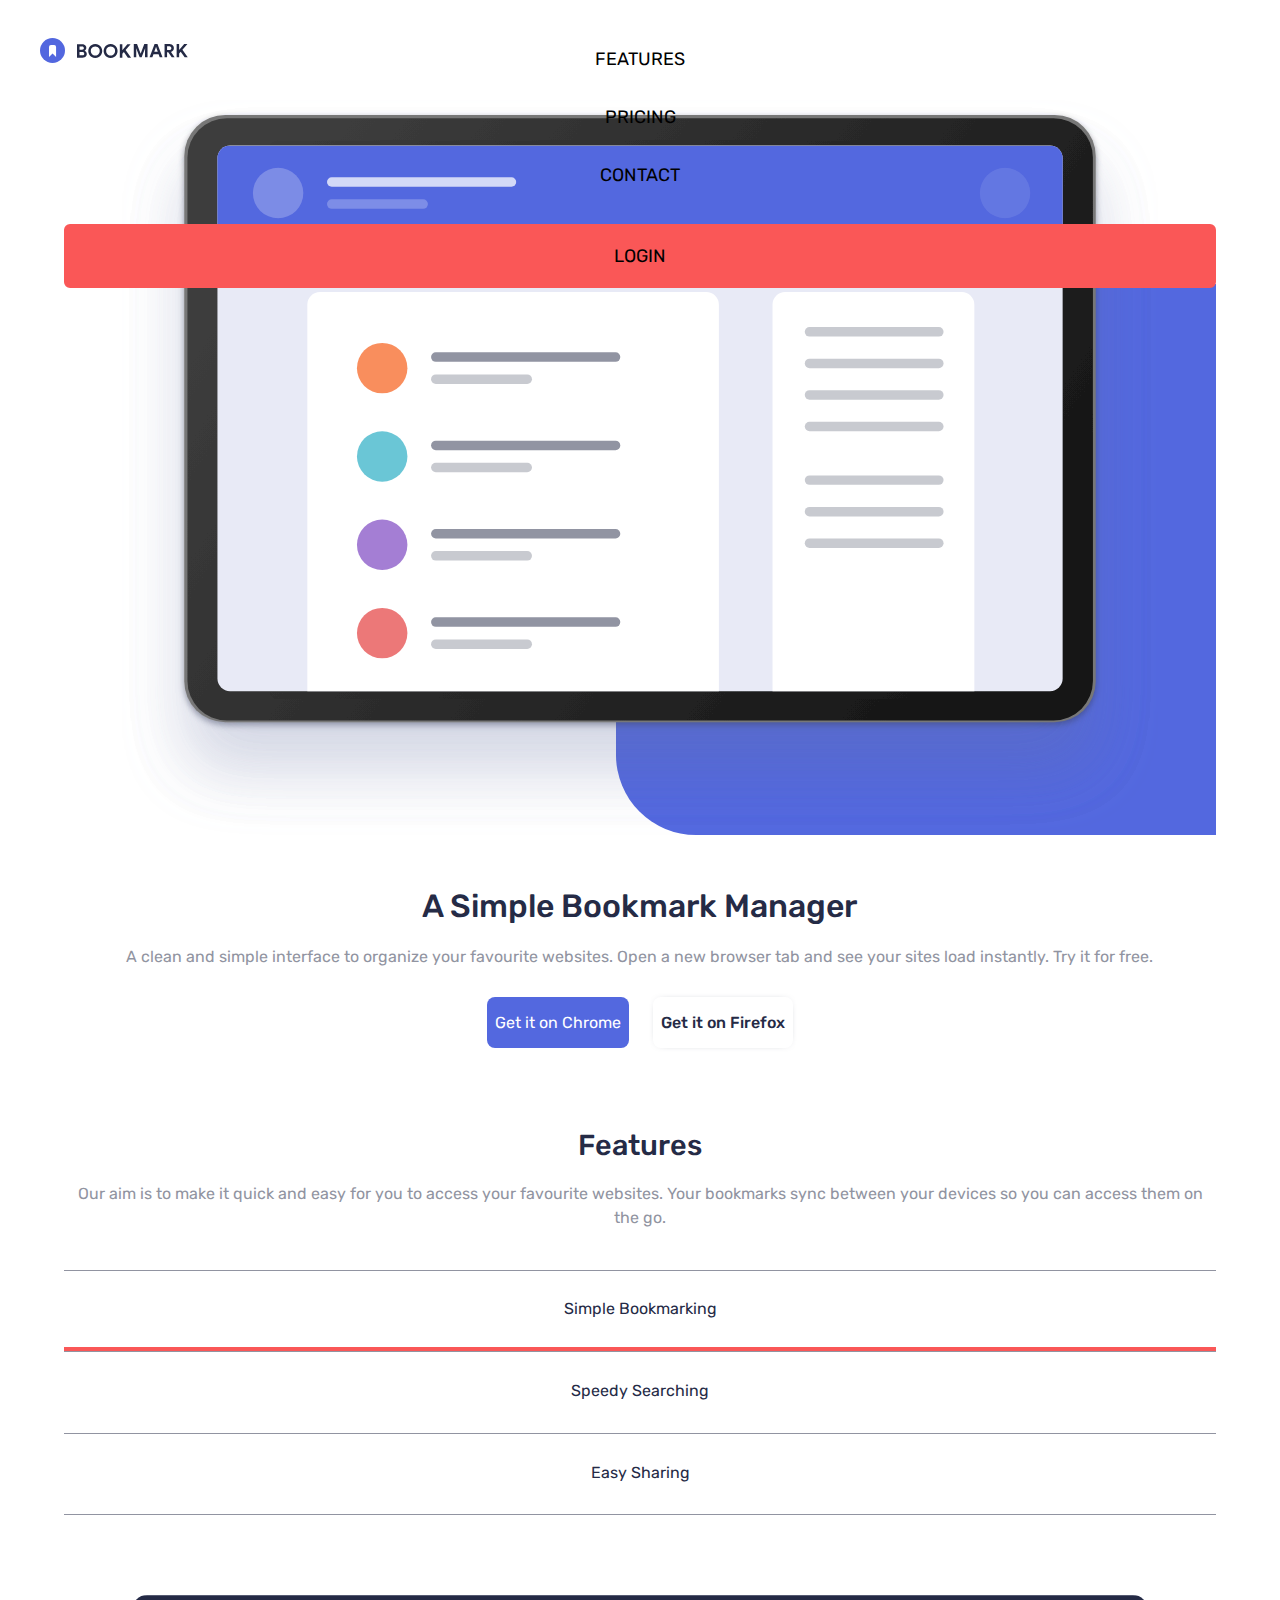
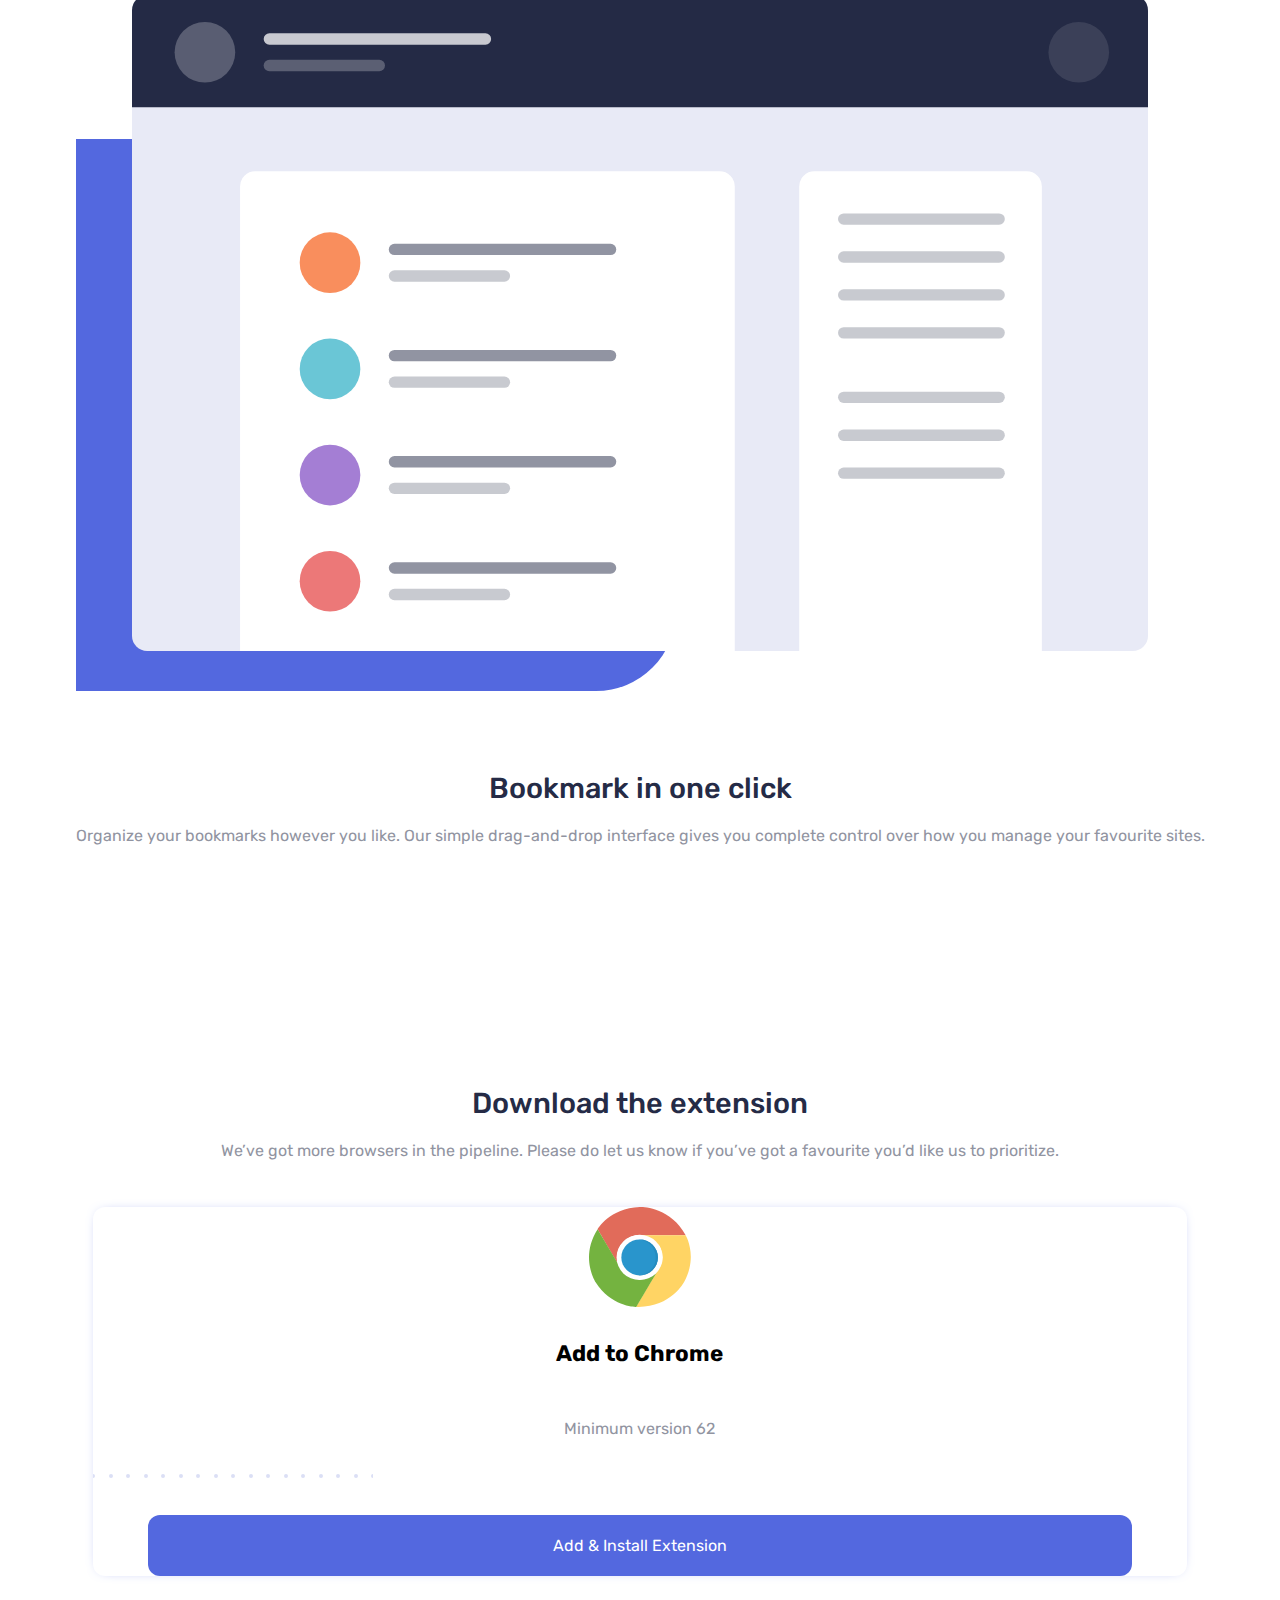
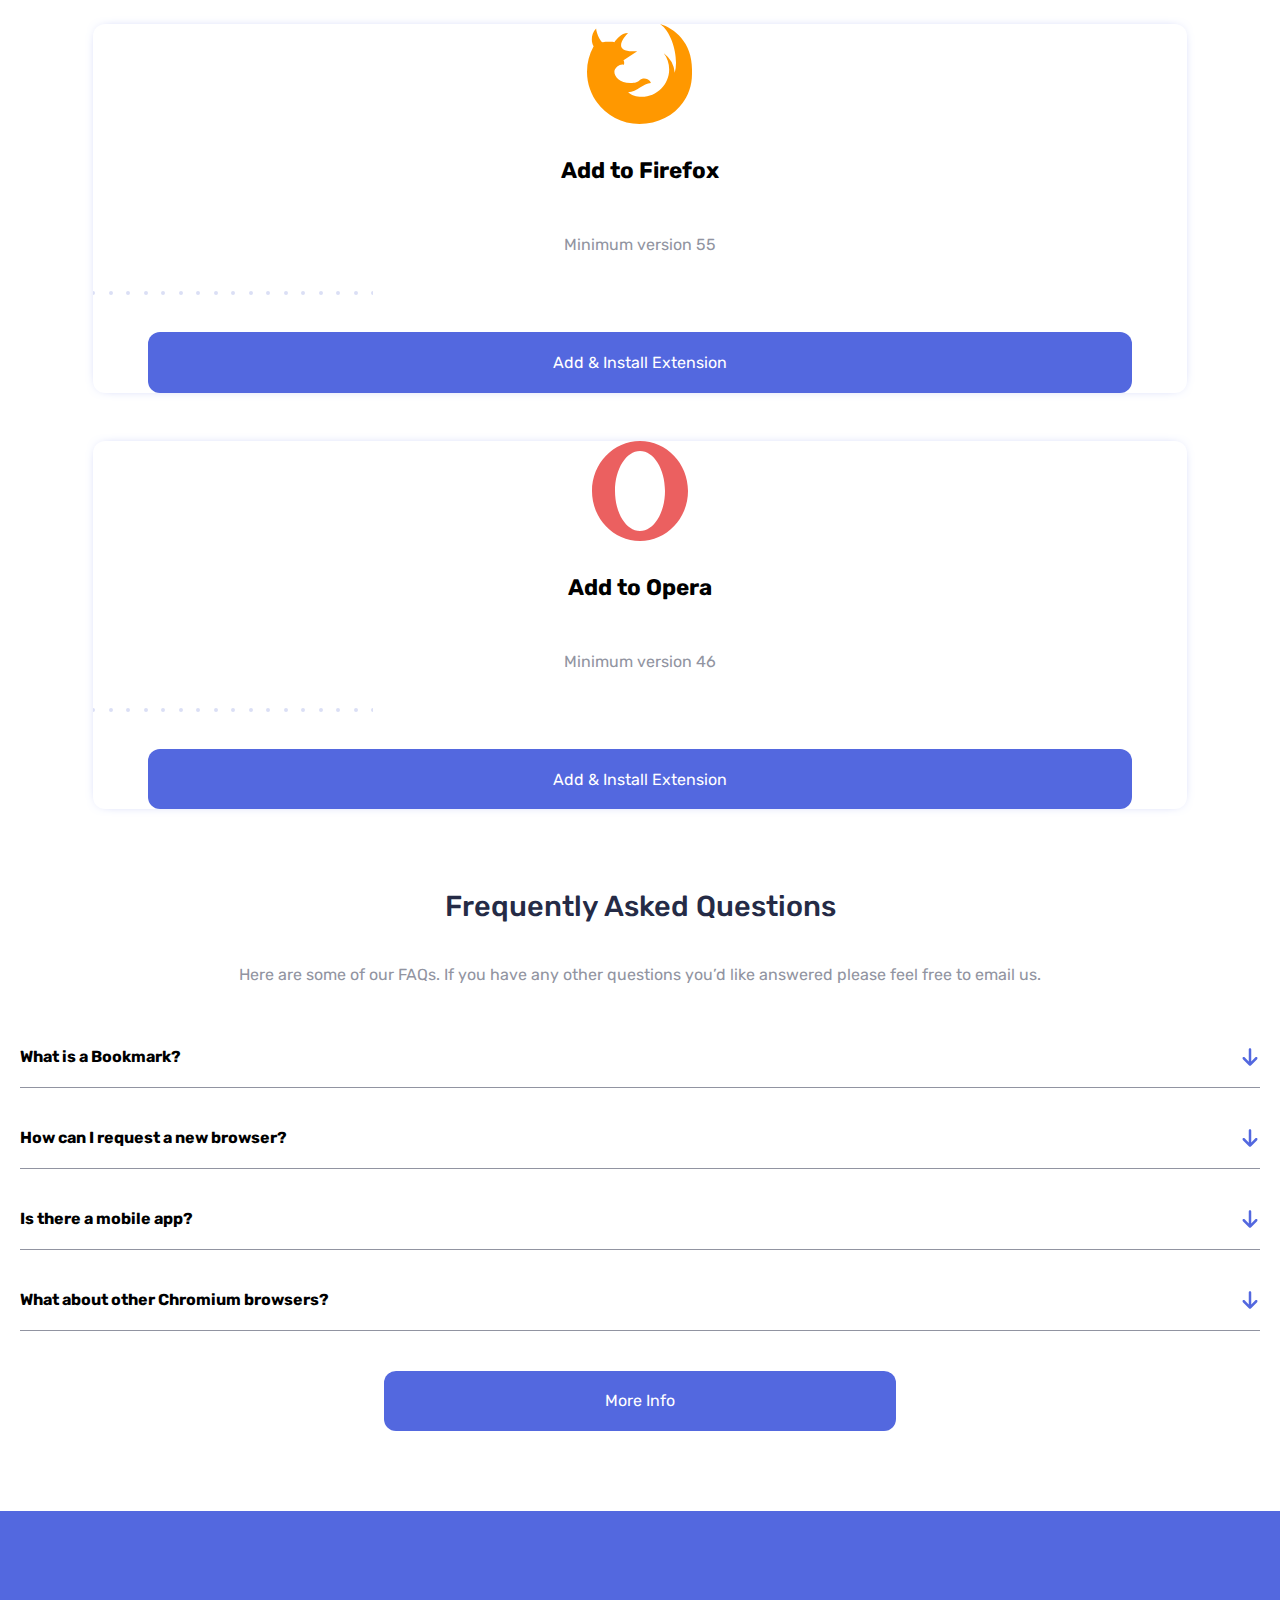
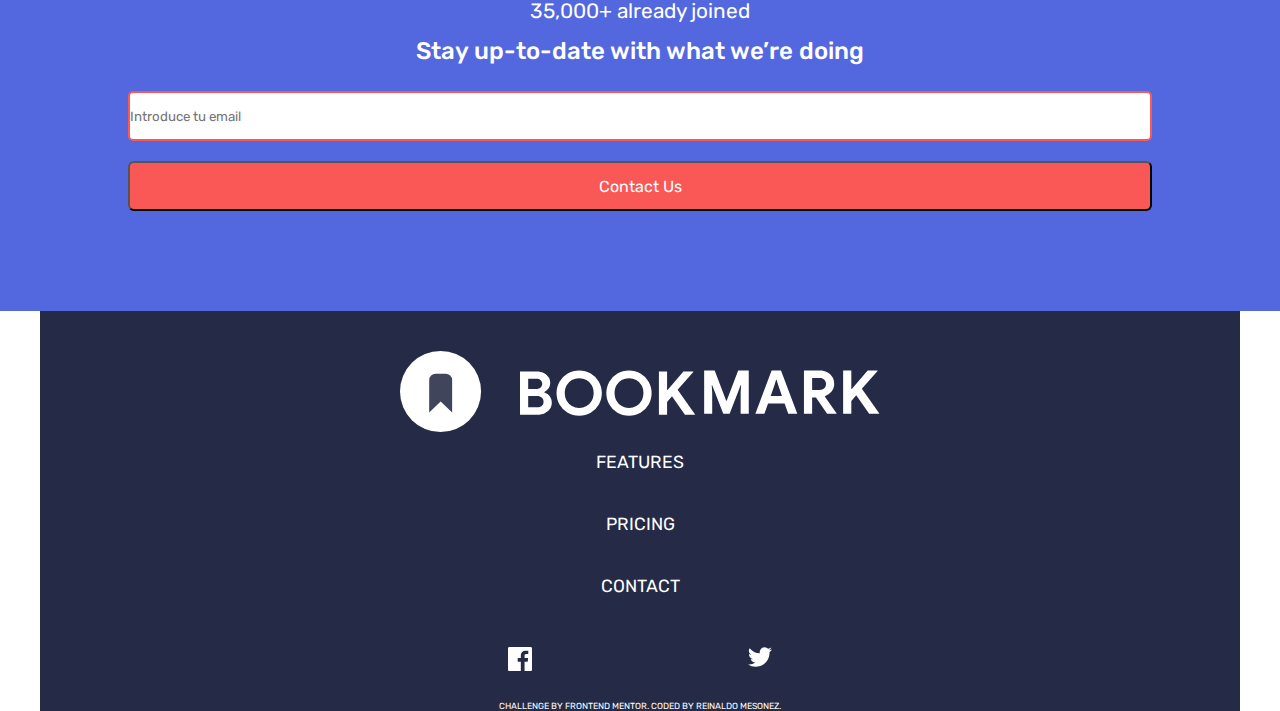
<file: bookmark-landing/index.html>
<!DOCTYPE html>
<html lang="en">
<head>
  <meta charset="UTF-8">
  <meta name="viewport" content="width=device-width, initial-scale=1.0"> <!-- displays site properly based on user's device -->
  <link rel="preconnect" href="https://fonts.googleapis.com">
<link rel="preconnect" href="https://fonts.gstatic.com" crossorigin>
<link href="https://fonts.googleapis.com/css2?family=Rubik:ital,wght@0,400;0,500;1,400;1,500&display=swap" rel="stylesheet">
<link rel="stylesheet" href="style.css">
<link rel="stylesheet" href="./mediaquery.css">
<link rel="icon" type="image/png" sizes="32x32" href="./images/favicon-32x32.png">
<!-- CSS only -->
<link
href="https://cdn.jsdelivr.net/npm/bootstrap@5.2.2/dist/css/bootstrap.min.css"
rel="stylesheet"
integrity="sha384-Zenh87qX5JnK2Jl0vWa8Ck2rdkQ2Bzep5IDxbcnCeuOxjzrPF/et3URy9Bv1WTRi"
crossorigin="anonymous"
/>
<!-- JavaScript Bundle with Popper -->
<script
src="https://cdn.jsdelivr.net/npm/bootstrap@5.2.2/dist/js/bootstrap.bundle.min.js"
integrity="sha384-OERcA2EqjJCMA+/3y+gxIOqMEjwtxJY7qPCqsdltbNJuaOe923+mo//f6V8Qbsw3"
crossorigin="anonymous"
></script>
  
  <title>Frontend Mentor | Bookmark landing page</title>

  <!-- Feel free to remove these styles or customise in your own stylesheet 👍 -->
  <!-- <style>
    .attribution { font-size: 11px; text-align: center; }
    .attribution a { color: hsl(228, 45%, 44%); }
  </style> -->
</head>
<body>
<header class="hero">

<nav class="nav container">
  <img src="./images/logo-bookmark.svg" class="nav__logo">
  <img src="./images/icon-hamburger.svg" class="nav__icon nav__icon--show">
 
  <ul class="nav__list nav__list--show">
    <li class="nav__item">
      <a href="#" class="nav__link">Features</a></li>
    <li class="nav__item">
      <a href="#" class="nav__link">Pricing</a></li>
    <li class="nav__item">
      <a href="#" class="nav__link">Contact</a></li>
    <li class="nav__item nav__item--cta">
      <a href="#" class="nav__link">Login</a></li>
      <div class="nav__social">
        <img src="./images/icon-facebook.svg" alt="" class="nav__media">
        <img src="./images/icon-twitter.svg" alt="" class="nav__media">
      </div>
  </ul>
</nav>
<section class="hero__main container">

  <picture class="picture">
    <img src="./images/illustration-hero.svg" alt="" class="img">
  </picture>
  <div class="hero_texts container">
    <h1 class="hero__title"> A Simple Bookmark Manager </h1>
    <p class="hero__paragraph">  A clean and simple interface to organize your favourite websites. Open a new 
      browser tab and see your sites load instantly. Try it for free.
    </p>

    <div class="hero__buttons">
      <a href="#" class="hero__button">Get it on Chrome</a>
      <a href="#" class="hero__button hero__button--special">Get it on Firefox</a>
  </div>
</section>
</header>
  
<main class="main">

  <section class="features">
    <article class="features__content container">
      
      <h2 class="subtitle">Features</h2>

    <p class="paragraph">Our aim is to make it quick and easy for 
      you to access your favourite websites. 
      Your bookmarks sync between your devices so you can access 
      them on the go.</p>

      <ul class="features__tabs">
        <li class="features__tab">
          <a href="#" class="features__link features__link--active"
          data-tab="0">Simple Bookmarking</a>
        </li>
        <li class="features__tab">
          <a href="#" class="features__link"
          data-tab="1">Speedy Searching</a>
        </li>
        <li class="features__tab">
          <a href="#" class="features__link"
          data-tab="2">Easy Sharing</a>
        </li>
      </ul>

    </article>

  <div class="features__navigation">

    <article class="features__section features__section--active">

      <picture class="picture">
        <img src="./images/illustration-features-tab-1.svg" class="img img--tabs">
      </picture>

      <div class="features__texts">

        <h3 class="subtitle"> Bookmark in one click</h3>

        <p class="paragraph"> Organize your bookmarks however you like. 
        Our simple drag-and-drop interface 
        gives you complete control over how you manage your
        favourite sites.</p>
      </div>
    </article>
        

      <article class="features__section">

      <picture class="picture">
        <img src="./images/illustration-features-tab-2.svg" class="img img--tabs">
      </picture>

      <div class="features__texts">

        <h3 class="subtitle">Intelligent search</h3>

        <p class="paragraph">  Our powerful search feature will
           help you find saved sites in no time at all. 
          No need to trawl through all of your bookmarks.</p>

        <a href="" class="features__cta">More Info</a>
      </div>
      </article>

    <article class="features__section">

      <picture class="picture">
        <img src="./images/illustration-features-tab-3.svg" class="img img--tabs">
      </picture>

      <div class="features__texts">

        <h3 class="subtitle">Share your bookmarks</h3>

        <p class="paragraph">  Easily share your bookmarks and 
          collections with others. Create a shareable 
          link that you can send at the click of a button.</p>

          <a href="" class="features__cta">More Info</a>
      </div>
    </article>
  </div>

</section>

<section class="extension container">

  <h2 class="subtitle">Download the extension</h2>

  <p class="paragraph">We’ve got more browsers in the pipeline. Please do let us know if you’ve 
    got a favourite you’d like us to prioritize.</p>


    <div class="extension__cards">

      <article class="extension__card">
        <img src="./images/logo-chrome.svg" alt="" class="extension__img">

        <h3 class="extension__name">Add to Chrome</h3>
        <p class="extension__version"> Minimum version 62</p>

        <img src="./images/bg-dots.svg" alt="" class="extension__dots">

        <a href="" class="extension__cta">Add & Install Extension</a>
      </article>

      <article class="extension__card">
        <img src="./images/logo-firefox.svg" alt="" class="extension__img">

        <h3 class="extension__name"> Add to Firefox</h3>
        <p class="extension__version">Minimum version 55</p>

        <img src="./images/bg-dots.svg" alt="" class="extension__dots">

        <a href="" class="extension__cta">Add & Install Extension</a>
      </article>

      <article class="extension__card">
        <img src="./images/logo-opera.svg" alt="" class="extension__img">

        <h3 class="extension__name">Add to Opera</h3>
        <p class="extension__version">Minimum version 46</p>

        <img src="./images/bg-dots.svg" alt="" class="extension__dots">

        <a href="" class="extension__cta">Add & Install Extension</a>
      </article>
    </div>
</section>

<section class="questions">
  <h2 class="question__subtitle">Frequently Asked Questions</h2>

  <p class="question__paragraph">Here are some of our FAQs. If you have any other questions you’d like 
    answered please feel free to email us.</p>

    <div class="layout">
      <div class="question question--active">
        <article class="question__card">
          <h3 class="question__title">What is a Bookmark?
            <img src="./images/arrow-down-blue.svg" alt="" class="question__arrow question__arrow--active">
          </h3>
        </article>
          <div class="question__answer question__answer--show">
            <p class="question__text" data-question="0">Lorem ipsum dolor sit amet, consectetur adipiscing elit. Fusce tincidunt 
              justo eget ultricies fringilla. Phasellus blandit ipsum quis quam ornare mattis.
            </p>
          </div>
      </div>

      <div class="question">
        <article class="question__card">
          <h3 class="question__title">How can I request a new browser?
            <img src="./images/arrow-down-blue.svg" alt="" class="question__arrow">
          </h3>
        </article>
          <div class="question__answer">
            <p class="question__text"data-question="1"> Vivamus luctus eros aliquet convallis ultricies. Mauris augue massa, ultricies non ligula. 
              Suspendisse imperdiet. Vivamus luctus eros aliquet convallis ultricies. Mauris augue massa, 
              ultricies non ligula. Suspendisse imperdie tVivamus luctus eros aliquet convallis ultricies. 
              Mauris augue massa, ultricies non ligula. Suspendisse imperdiet.
            </p>
          </div>
        </div>

      <div class="question">
        <article class="question__card">
          <h3 class="question__title">Is there a mobile app?
            <img src="./images/arrow-down-blue.svg" alt="" class="question__arrow">
          </h3>
        </article>
          <div class="question__answer">
            <p class="question__text"data-question="2">  Sed consectetur quam id neque fermentum accumsan. Praesent luctus vestibulum dolor, ut condimentum 
              urna vulputate eget. Cras in ligula quis est pharetra mattis sit amet pharetra purus. Sed 
              sollicitudin ex et ultricies bibendum.
            </p>
          </div>
        </div>
          
      <div class="question">
        <article class="question__card">
          <h3 class="question__title">What about other Chromium browsers?
            <img src="./images/arrow-down-blue.svg" alt="" class="question__arrow">
          </h3>
        </article>
          <div class="question__answer">
            <p class="question__text" data-question="3">  Integer condimentum ipsum id imperdiet finibus. Vivamus in placerat mi, at euismod dui. Aliquam 
              vitae neque eget nisl gravida pellentesque non ut velit.
            </p>
          </div>
        </div>
          <a href="" class="questions__cta">More Info</a>
      </div>

</section>
</main>
  
<div class="contact">

  <p class="contact__legend">35,000+ already joined</p>
    
    <h2 class="contact__title">Stay up-to-date with what we’re doing</h2>

    <input type="email" id = "email" class="contact__input" placeholder="Introduce tu email" title="Introduce tu email" required>
    <!-- pattern="[a-z]{1,15}" title="Username should only contain lowercase letters. e.g. john" -->
        
    <button type="submit" class="contact__cta" value="Validate" onclick="return validateEmail()">Contact Us</button>
  
  
</div>
  
  
  <footer class="footer container">
    <img src="./images/logo-bookmark-white.svg" class="footer__logo">

    <ul class="footer__list">
      <li class="footer__item">
        <a href="#" class="footer__link">Features</a></li>
      <li class="footer__item">
        <a href="#" class="footer__link">Pricing</a></li>
      <li class="footer__item">
        <a href="#" class="footer__link">Contact</a></li>
      <li class="footer__item footer__item--cta">
        
        <div class="footer__social">
          <img src="./images/icon-facebook.svg" alt="" class="footer__media">
          <img src="./images/icon-twitter.svg" alt="" class="footer__media">
        </div>
    </ul>
    
    <p class="footer__attribution">
      <span class="thanks">Challenge by <a href="https://www.frontendmentor.io?ref=challenge" target="_blank">Frontend Mentor</a>.</span> 
     <span class="thanks"> Coded by <a href="#">Reinaldo Mesonez</a>.</span>
    </p>
  </footer>

  <script src="./menu.js"></script>
  <script src="./tabs.js"></script>
  <script src="./questions.js"></script>
  <script src="./email.js"></script>
</body>
</html>
</file>
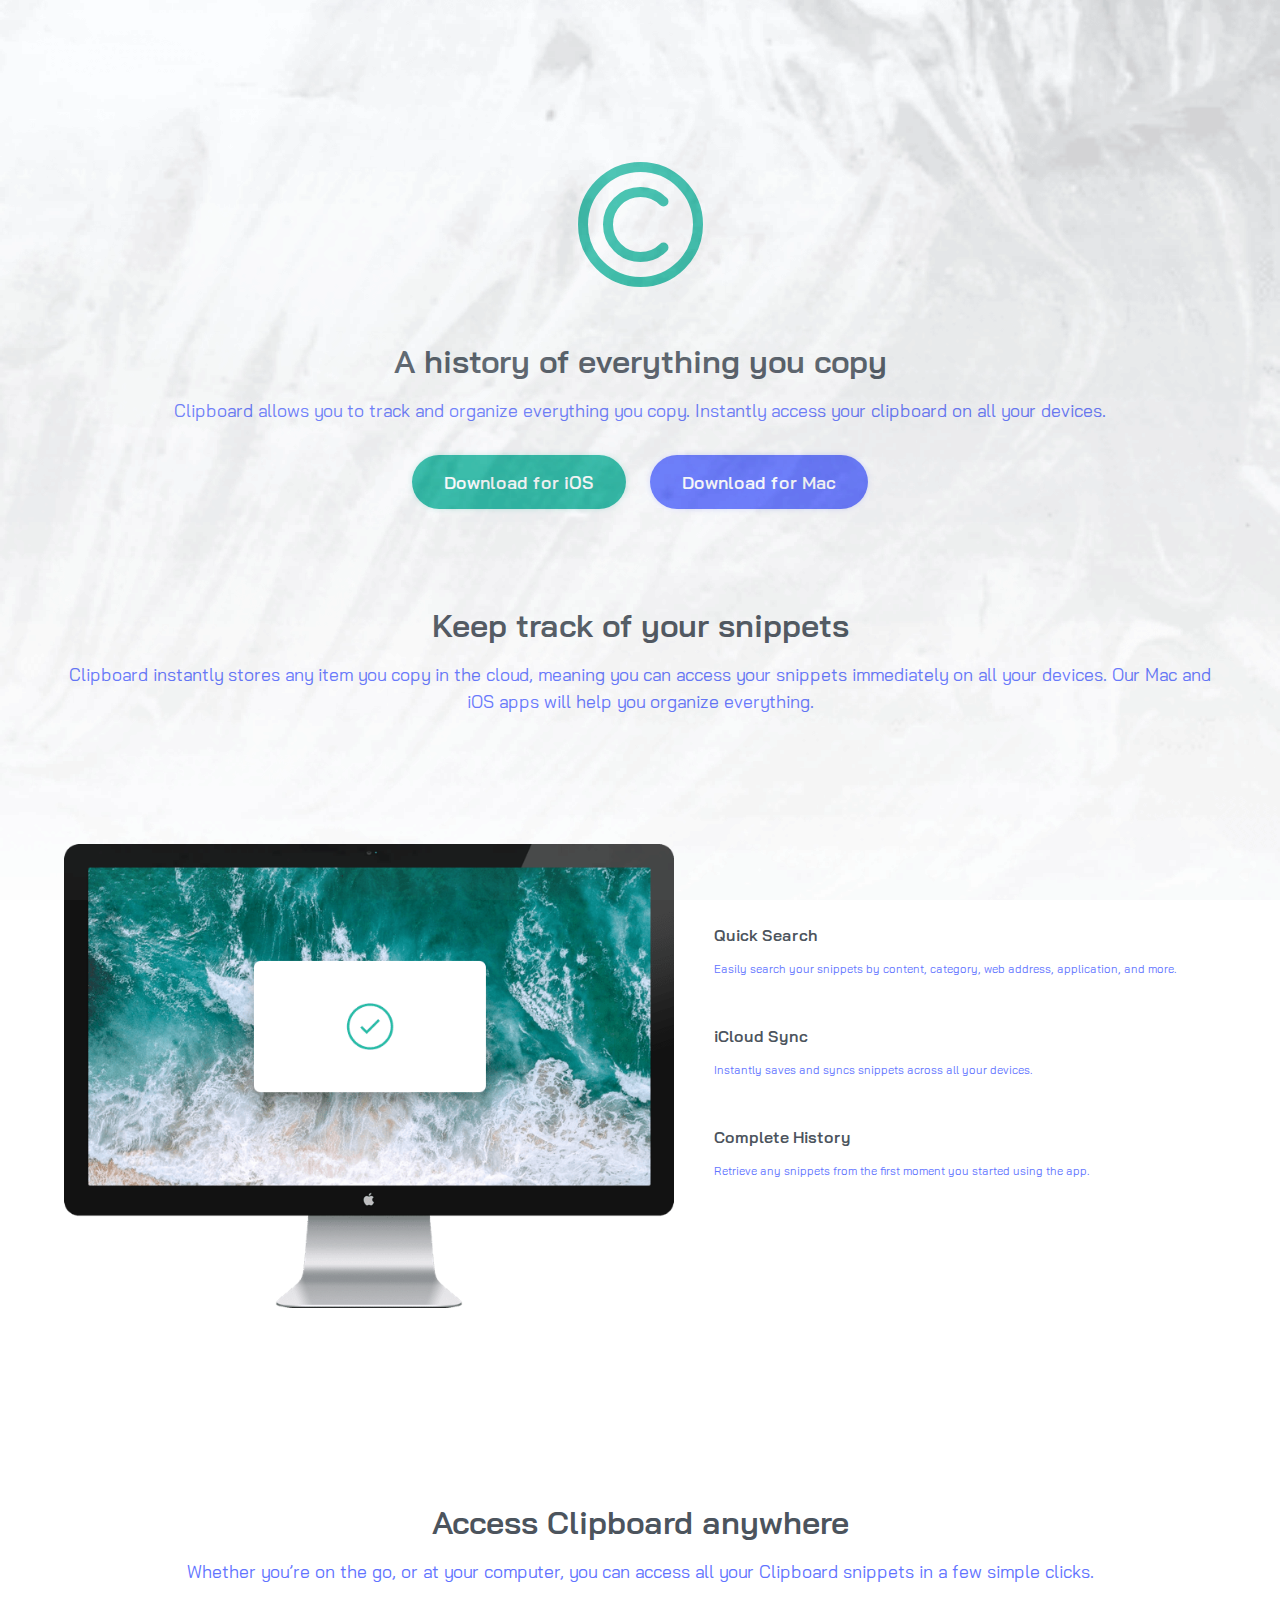
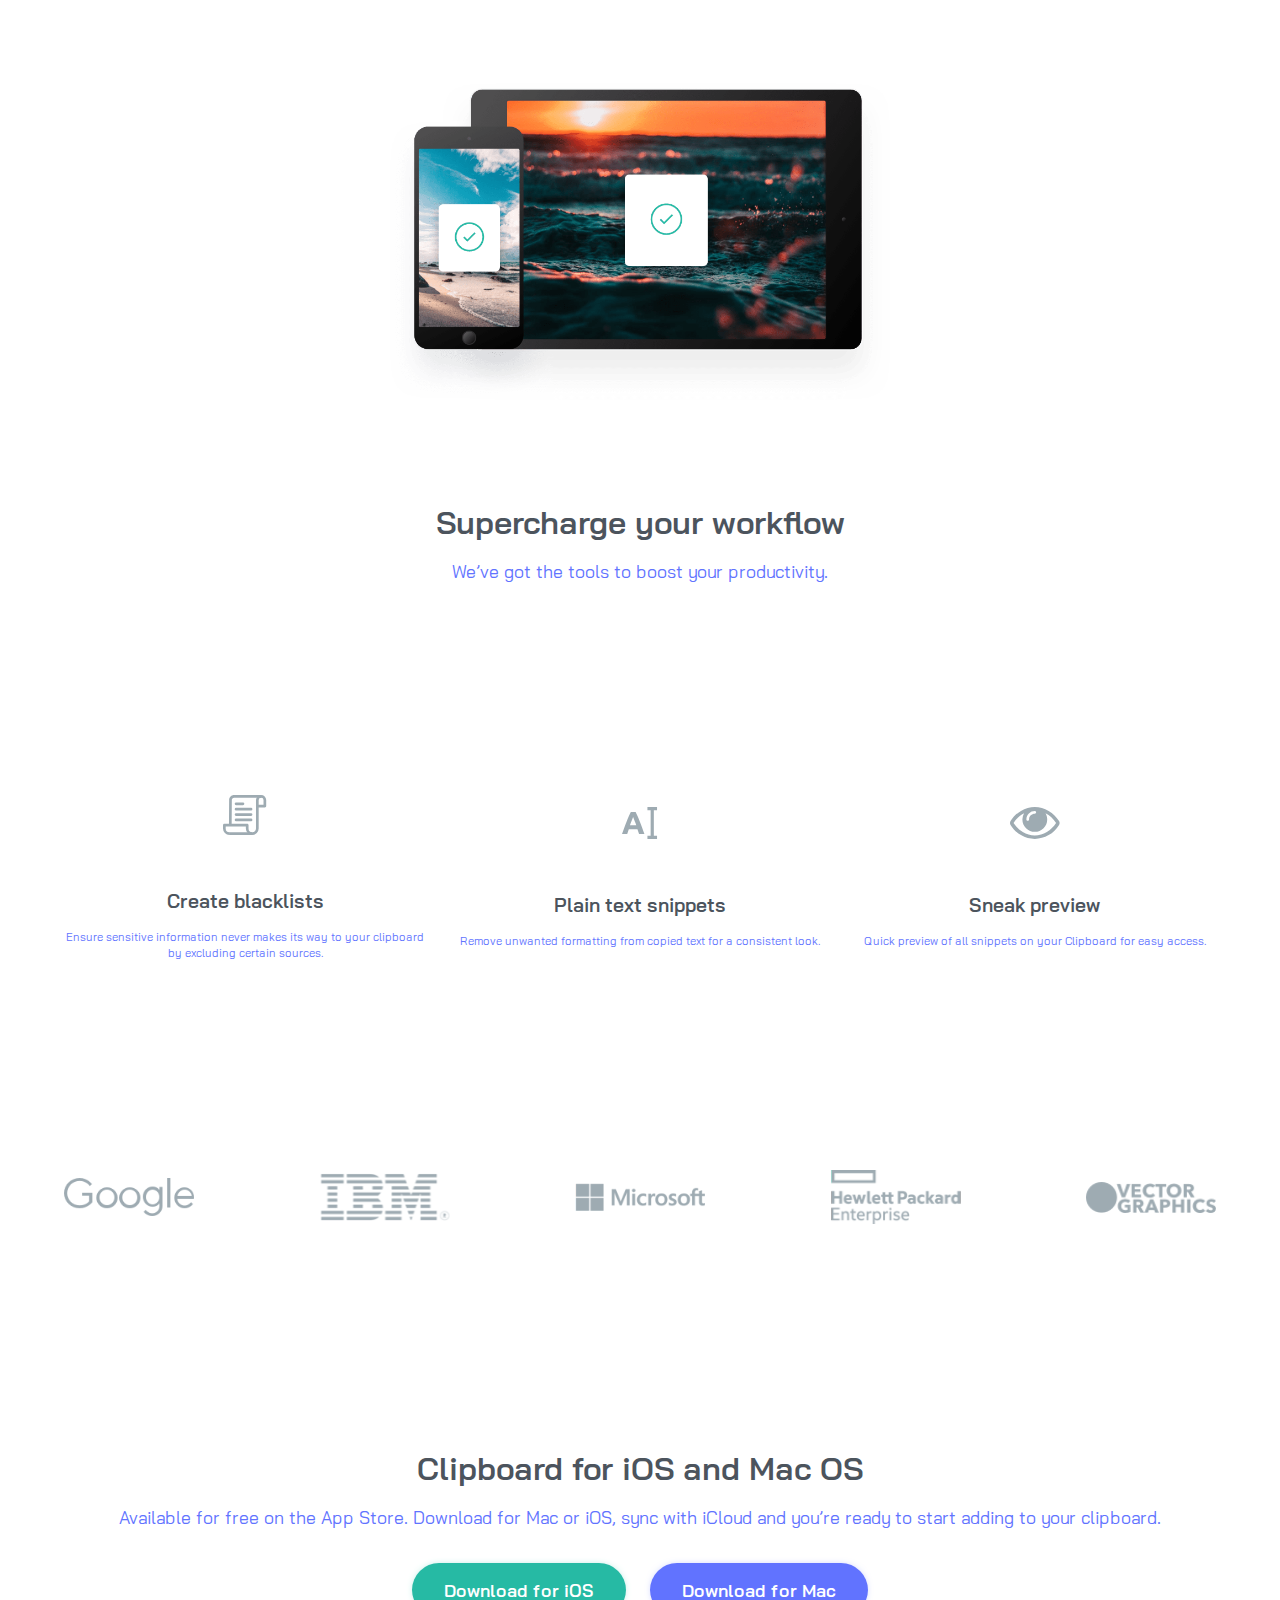
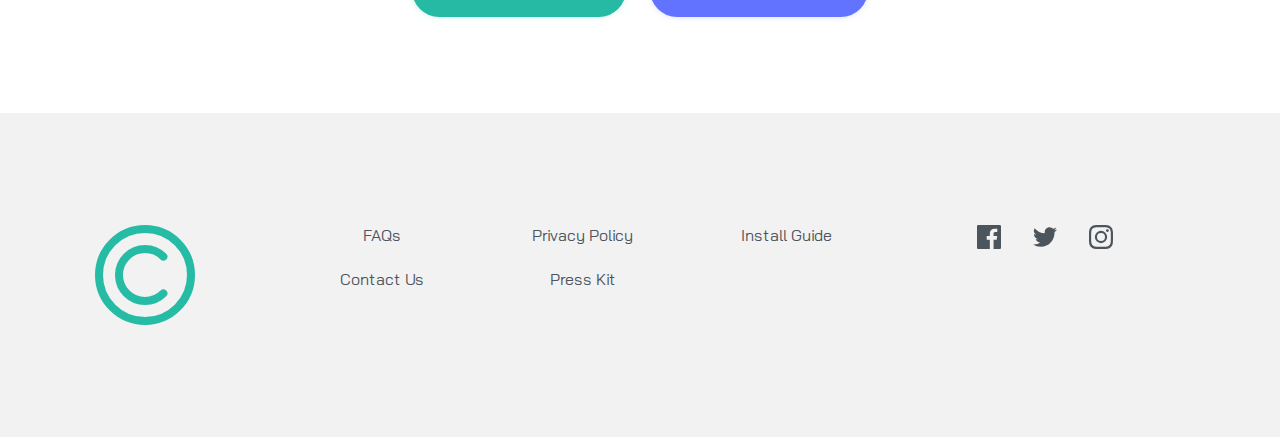
<file: clipboard-landing/index.html>
<!DOCTYPE html>
<html lang="en">
<head>
  <meta charset="UTF-8">
  <meta name="viewport" content="width=device-width, initial-scale=1.0"> <!-- displays site properly based on user's device -->

  <link rel="icon" type="image/png" sizes="32x32" href="./images/favicon-32x32.png">
  <link rel="preconnect" href="https://fonts.googleapis.com"><link rel="preconnect" href="https://fonts.gstatic.com" crossorigin><link href="https://fonts.googleapis.com/css2?family=Bai+Jamjuree:wght@400;600&display=swap" rel="stylesheet">
  <link rel="stylesheet" href="./style.css">
  <title>Frontend Mentor | Clipboard landing page</title>

  <!-- Feel free to remove these styles or customise in your own stylesheet 👍 -->
  <style>
    .attribution { font-size: 11px; text-align: center; }
    .attribution a { color: hsl(228, 45%, 44%); }
  </style>
</head>
<body>

  <header class="hero__header container">
    <figure class="hero__figure figure">
       <img src="./images/logo.svg" alt="logo" class="hero__logo">
    </figure>
    <div class="hero__text">
      <h1 class="hero__title">A history of everything you copy</h1>
      <p class="hero__paragraph">Clipboard allows you to track and 
        organize everything you copy. Instantly access your clipboard 
        on all your devices.</p>
      <div class="hero__buttons">
        <a class="hero__links ">Download for iOS</a>
        <a class="hero__links hero__links--download">Download for Mac</a>
      </div>
    </div>
  </header>

  <main class="hero__main container">
    <div class="hero__text">
      <h1 class="hero__title"> Keep track of your snippets</h1>
      <p class="hero__paragraph">  Clipboard instantly stores any item 
        you copy in the cloud, meaning you can access your snippets
         immediately on all your devices. Our Mac and iOS apps will 
         help you organize everything.</p>
      </div>
  </main>

  <section class="main__container container">
    
      <img  class="main__figure figure" src="./images/image-computer.png" alt="">

    <div class="main__texts">
    <div class="hero__text">
      <h1 class="hero__title hero__title--main">   Quick Search</h1>
      <p class="hero__paragraph hero__paragraph--main">Easily search your snippets by content, 
        category, web address, application, and more.</p>
      </div>

      <div class="hero__text">
        <h1 class="hero__title hero__title--main">   iCloud Sync</h1>
        <p class="hero__paragraph hero__paragraph--main">
          Instantly saves and syncs snippets across all your devices.</p>
        </div>

        <div class="hero__text">
          <h1 class="hero__title hero__title--main">Complete History</h1>
          <p class="hero__paragraph hero__paragraph--main">Retrieve any snippets from the 
            first moment you started using the app.</p>
          </div>
        </div>
  </section>

  <section class="hero__section container">
    <div class="hero__text">
      <h1 class="hero__title">Access Clipboard anywhere</h1>
      <p class="hero__paragraph">Whether you’re on the go, or at your computer, you can access 
        all your Clipboard snippets in a few simple clicks.</p>
      </div>
      <img  class="section__figure figure" src="./images/image-devices.png" alt="">
  </section>

  <section class="hero__main container">
    <div class="hero__text">
      <h1 class="hero__title">  Supercharge your workflow</h1>
      <p class="hero__paragraph">We’ve got the tools to boost your productivity.</p>
      </div> 
  </section>

  <section class="section__header container">
    <div class="section__texts">
    <figure class="section__figure figure">
       <img src="./images/icon-blacklist.svg" alt="logo" class="hero__logo">
    </figure>
    <div class="hero__text">
      <h1 class="hero__title section__title">Create blacklists</h1>
      <p class="hero__paragraph section__paragraph">  Ensure sensitive information never makes its way to your 
        clipboard by excluding certain sources.</p>
    </div>
  </div>

  <div class="section__texts">
    <figure class="section__figure figure">
      <img src="./images/icon-text.svg" alt="logo" class="hero__logo">
   </figure>
   <div class="hero__text">
     <h1 class="hero__title section__title">  Plain text snippets</h1>
     <p class="hero__paragraph section__paragraph">  Remove unwanted formatting from copied text 
      for a consistent look.</p>
   </div>
  </div>

  <div class="section__texts">
   <figure class="section__figure figure">
      <img src="./images/icon-preview.svg" alt="logo" class="hero__logo">
   </figure>
   <div class="hero__text">
     <h1 class="hero__title section__title">  Sneak preview</h1>
     <p class="hero__paragraph section__paragraph"> Quick preview of all snippets on your 
      Clipboard for easy access.</p>
   </div>
  </div>
  </section>

  <section class="logo__container container">
    
    <img src="./images/logo-google.png" alt="logo" class="logo">
    <img src="./images/logo-ibm.png" alt="logo" class="logo">
    <img src="./images/logo-microsoft.png" alt="logo" class="logo">
    <img src="./images/logo-hp.png" alt="logo" class="logo">
    <img src="./images/logo-vector-graphics.png" alt="logo" class="logo">

  </section>

  <section class="hero__header container">

    <div class="hero__text">
      <h1 class="hero__title"> Clipboard for iOS and Mac OS</h1>
      <p class="hero__paragraph">  Available for free on the App Store. Download for Mac or iOS, sync with iCloud 
        and you’re ready to start adding to your clipboard.</p>
      <div class="hero__buttons">
        <a class="hero__links ">Download for iOS</a>
        <a class="hero__links hero__links--download">Download for Mac</a>
      </div>
    </div>
  </section>

  <footer class="footer">
    <div class="footer container">
    <img src="./images/logo.svg" alt="logo" class="footer__logo figure">
    <nav class="footer__nav">
      <a href="#" class="footer__links">  FAQs</a>
      <a href="#" class="footer__links">  Contact Us</a>
      <a href="#" class="footer__links">  Privacy Policy</a>
      <a href="#" class="footer__links">  Press Kit</a>
      <a href="#" class="footer__links">  Install Guide</a>
    </nav>
    <div class="footer__social">
      <a href="#" class="footer__social--links">
        <img src="./images/icon-facebook.svg" alt="logo" class="hero__logo">
      </a>
      <a href="#" class="footer__social--links">
        <img src="./images/icon-twitter.svg" alt="logo" class="hero__logo">
      </a>
      <a href="#" class="footer__social--links">
        <img src="./images/icon-instagram.svg" alt="logo" class="hero__logo">
      </a>
</div>

<div class="footer">
  <p class="attribution">
    Challenge by <a href="https://www.frontendmentor.io?ref=challenge" target="_blank">Frontend Mentor</a>. 
    Coded by <a href="#">Reinaldo Mesonez</a>.
  </p>
</div>
</footer>



</body>
</html>
</file>
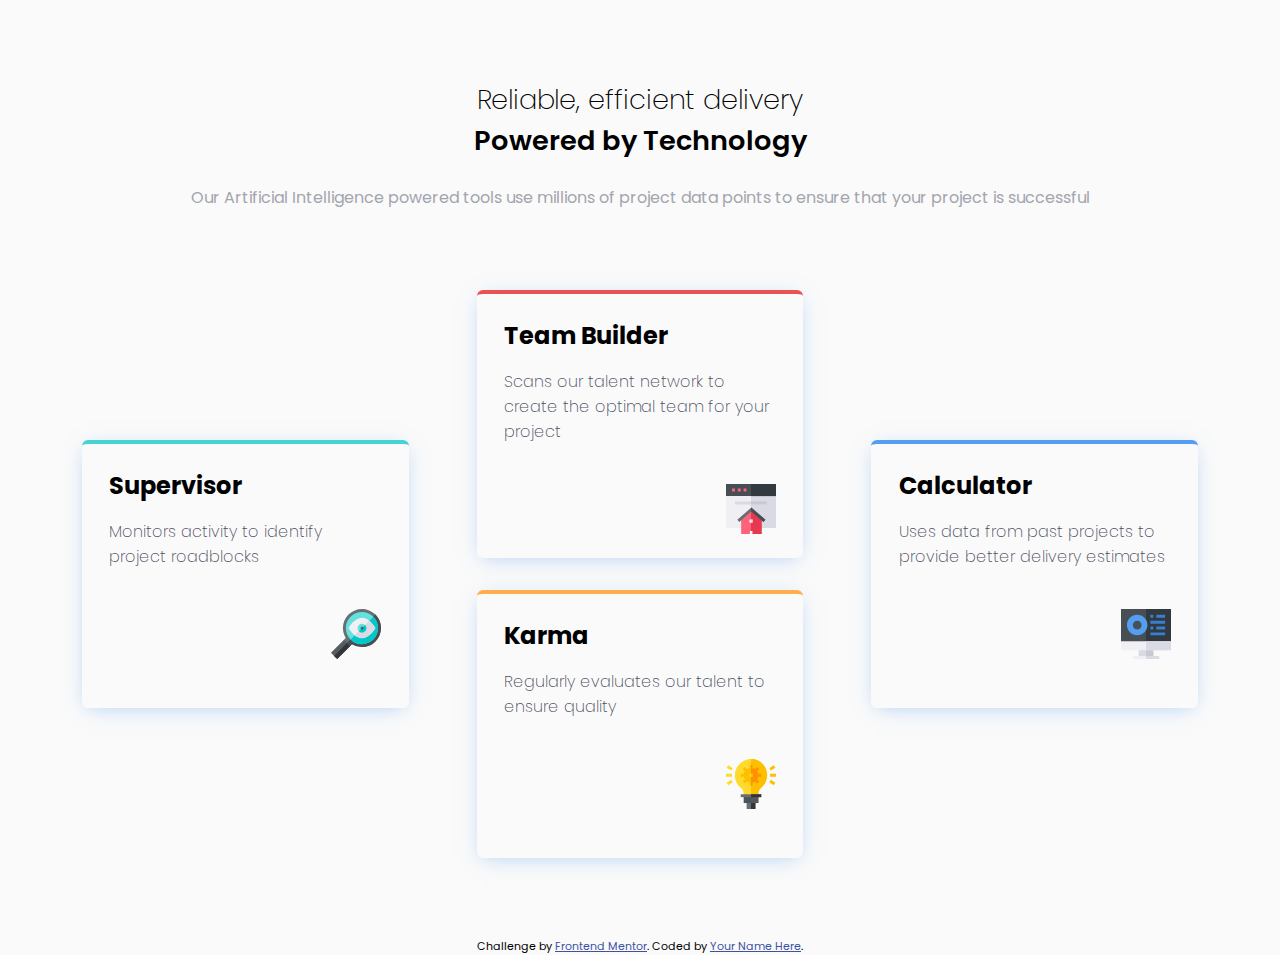
<file: four-card-feature/index.html>
<!DOCTYPE html>
<html lang="en">
<head>
  <meta charset="UTF-8">
  <meta name="viewport" content="width=device-width, initial-scale=1.0"> <!-- displays site properly based on user's device -->
  <link rel="preconnect" href="https://fonts.googleapis.com">
<link rel="preconnect" href="https://fonts.gstatic.com" crossorigin>
<link href="https://fonts.googleapis.com/css2?family=Poppins:wght@200;400;500&display=swap" rel="stylesheet">

  <link rel="icon" type="image/png" sizes="32x32" href="./images/favicon-32x32.png">
  <link rel="stylesheet" href="./style.css">
  
  <title>Frontend Mentor | Four card feature section</title>

  <!-- Feel free to remove these styles or customise in your own stylesheet 👍 -->
  <style>
    .attribution { font-size: 11px; text-align: center; }
    .attribution a { color: hsl(228, 45%, 44%); }
  </style>
</head>
<body>

  <main class="card">

    <h1 class="card__title">Reliable, efficient delivery</h1>
    <h2 class="card__title card__title--bold">Powered by Technology</h2>

    <p class="card__paragraph">Our Artificial Intelligence powered tools use millions of project 
      data points to ensure that your project is successful</p>

      <section class="card__container">

        <article class="card__item">

          <h2 class="card__name">Supervisor</h2>
          <p class="card__copy">Monitors activity to identify project roadblocks</p>

          <figure class="card__picture">
            <img src="./images/icon-supervisor.svg" class="card__img">
          </figure>

        </article>

        <article class="card__item">

          <h2 class="card__name">Team Builder</h2>
          <p class="card__copy">Scans our talent network to create 
            the optimal team for your project</p>

          <figure class="card__picture">
            <img src="./images/icon-team-builder.svg" class="card__img">
          </figure>
          
        </article>

        <article class="card__item">

          <h2 class="card__name">Karma</h2>
          <p class="card__copy">Regularly evaluates our talent to ensure quality</p>

          <figure class="card__picture">
            <img src="./images/icon-karma.svg" class="card__img">
          </figure>
          
        </article>

        <article class="card__item">

          <h2 class="card__name">Calculator</h2>
          <p class="card__copy">Uses data from past projects to provide better delivery estimates</p>

          <figure class="card__picture">
            <img src="./images/icon-calculator.svg " class="card__img">
          </figure>
          
        </article>
      </section>
  </main>
 
  <footer>
    <p class="attribution">
      Challenge by <a href="https://www.frontendmentor.io?ref=challenge" target="_blank">Frontend Mentor</a>. 
      Coded by <a href="#">Your Name Here</a>.
    </p>
  </footer>
</body>
</html>
</file>
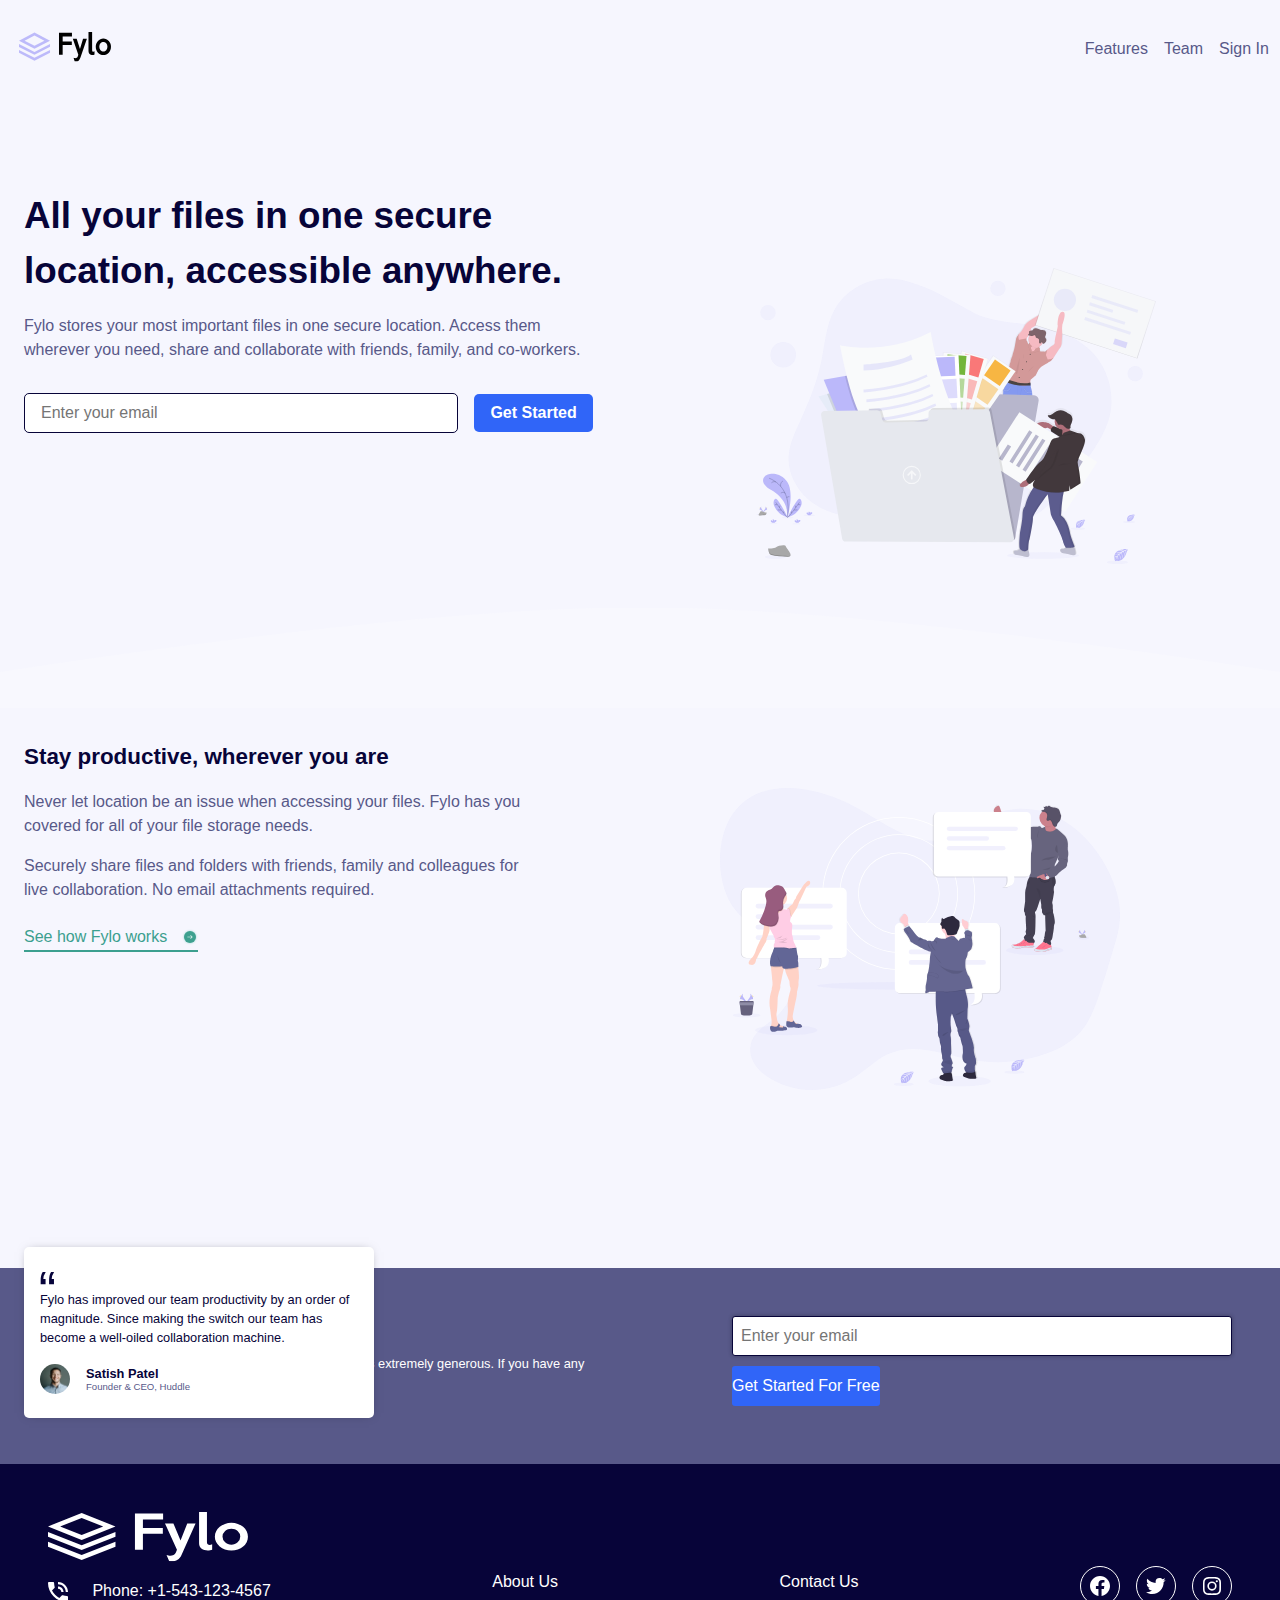
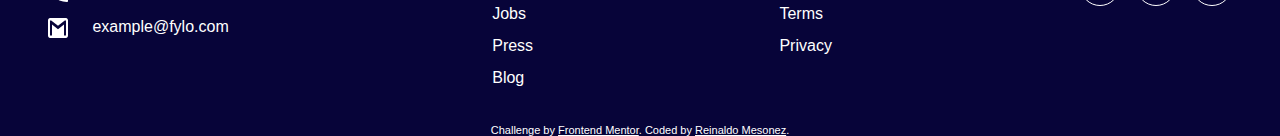
<file: fylo-landing-page/index.html>
<!DOCTYPE html>
<html lang="en">
<head>
  <meta charset="UTF-8">
  <meta name="viewport" content="width=device-width, initial-scale=1.0"> <!-- displays site properly based on user's device -->
  <link rel="stylesheet" href="./style.css">
  <link rel="icon" type="image/png" sizes="32x32" href="./images/favicon-32x32.png">
  
  <title>Frontend Mentor | Fylo landing page with two column layout</title>

  <!-- Feel free to remove these styles or customise in your own stylesheet 👍 -->
  <style>
    .attribution { font-size: 11px; text-align: center; }
    .attribution a { color:#fff}
  </style>
</head>
<body>

  <header class="nav container">
    <nav class="header__nav">
      <div class="header__logo">
        <img src="./images/logo.svg" alt="logo" class="nav__logo">
      </div>
      <!-- <div class="header__links"> -->
        <a href="#" class="header__cta">Features</a>
        <a href="#" class="header__cta">Team</a>
        <a href="#" class="header__cta">Sign In</a>
      <!-- </div> -->
    </nav>
  </header>

  <section class="section__body">
    <figure class="section__img">
      <img src="./images/illustration-1.svg" alt="illustration" class="body__img">
    </figure>
    <div class="section__info">
      <h1 class="section__title"> 
        All your files in one secure location, accessible anywhere.
      </h1>
      <p class="section__paragraph">
        Fylo stores your most important files in one secure location. 
        Access them wherever you need, share and collaborate with friends, 
        family, and co-workers.
      </p>
      <form class="section__form">
        <input type="email" name="email" id="email" placeholder="Enter your email" class="form__input">
        <a href="#" class="section__cta">Get Started</a>
      </form>
    </div>
  </section>

  <section class="section__2">
    <figure class="section__img section__img--2">
      <img src="./images/illustration-2.svg" alt="illustration" class="body__img">
    </figure>
    <div class="section__info">
     <h2 class="section__title section__title--2">
      Stay productive, wherever you are
     </h2>
      <p class="section__paragraph section__paragraph--2">
        Never let location be an issue when accessing your files.
         Fylo has you covered for all of your file storage needs.
      </p>
      <p class="section__paragraph section__paragraph--2">
        Securely share files and folders with friends, family and 
        colleagues for live collaboration. No email attachments required.
      </p>
      <a href="#" class="section__cta section__cta--2">
        See how Fylo works
        <img src="./images/icon-arrow.svg" class="cta__icon"> 
      </a>
    </div>
  </section>

  <section class="card">
    <figure class="card__img">
      <img src="./images/icon-quotes.svg" alt="" class="card__icon">
    </figure>
    <p class="card__paragraph">
      Fylo has improved our team productivity by an order of magnitude. Since 
      making the switch our team has become a well-oiled collaboration machine.
    </p>
    <div class="card__flex">
      <!-- <figure class="card__figure"> -->
      <img src="./images/avatar-testimonial.jpg" alt="" class="card__avatar">
      <!-- </figure> -->

      <div class="card__founder">
        <h3 class="card__name">Satish Patel</h3>
        <p class="card__job">Founder & CEO, Huddle</p>
      </div>
  </div>
  </section>

  <section class="access">
    <div class="access__info">
    <h2 class="access__title">Get early access today</h2>
    <p class="access__paragraph">
      It only takes a minute to sign up and our free starter tier is extremely generous. 
      If you have any questions, our support team would be happy to help you.
    </p>
  </div>
    <form class="access__form">
      <input type="email" name="email" id="email" placeholder="Enter your email" class="form__input form__input--access">
      <a href="#" class="section__cta section__cta--access">Get Started For Free</a>
    </form>
  </section>

  <footer class="footer">
    
    <div class="footer__container">
      <img src="./images/logo-white.svg" alt="logo" class="footer__logo">
    

    <div class="contact">
      <div class="footer__info">
      <p class="footer__paragraph">
    <img src="./images/icon-phone.svg" alt="" class="footer__img footer__img--1">
      Phone: +1-543-123-4567
    </p>
    <p class="footer__paragraph footer__paragrahp--1">
    <img src="./images/icon-email.svg" alt="" class="footer__img">
      example@fylo.com
    </p>
    
      </div>


    <ul class="footer__ul">
      <li class="footer__items"><a href="#">About Us</a></li>
      <li class="footer__items"><a href="#">Jobs</a></li>
      <li class="footer__items"><a href="#">Press</a></li>
      <li class="footer__items"><a href="#">Blog</a></li>
    </ul>



    <ul class="footer__ul">
      <li class="footer__items"><a href="#">Contact Us</a></li>
      <li class="footer__items"><a href="#">Terms</a></li>
      <li class="footer__items"><a href="#">Privacy</a></li>
    </ul>



  <div class="footer__icon">
      <a href="#" class="footer__link">
        <img src="./images/fb.svg" alt="" class="footer__icons">
      </a>
      <a href="#" class="footer__link">
      <img src="./images/twitter.svg" alt="" class="footer__icons">
      </a>
      <a href="#" class="footer__link">
      <img src="./images/instagram.svg" alt="" class="footer__icons">
      </a>
    </div>
  </div>

    
    <p class="attribution">
      Challenge by <a href="https://www.frontendmentor.io?ref=challenge" target="_blank">Frontend Mentor</a>. 
      Coded by <a href="#">Reinaldo Mesonez</a>.
    </p>
  </div>

</footer>
</body>
</html>
</file>
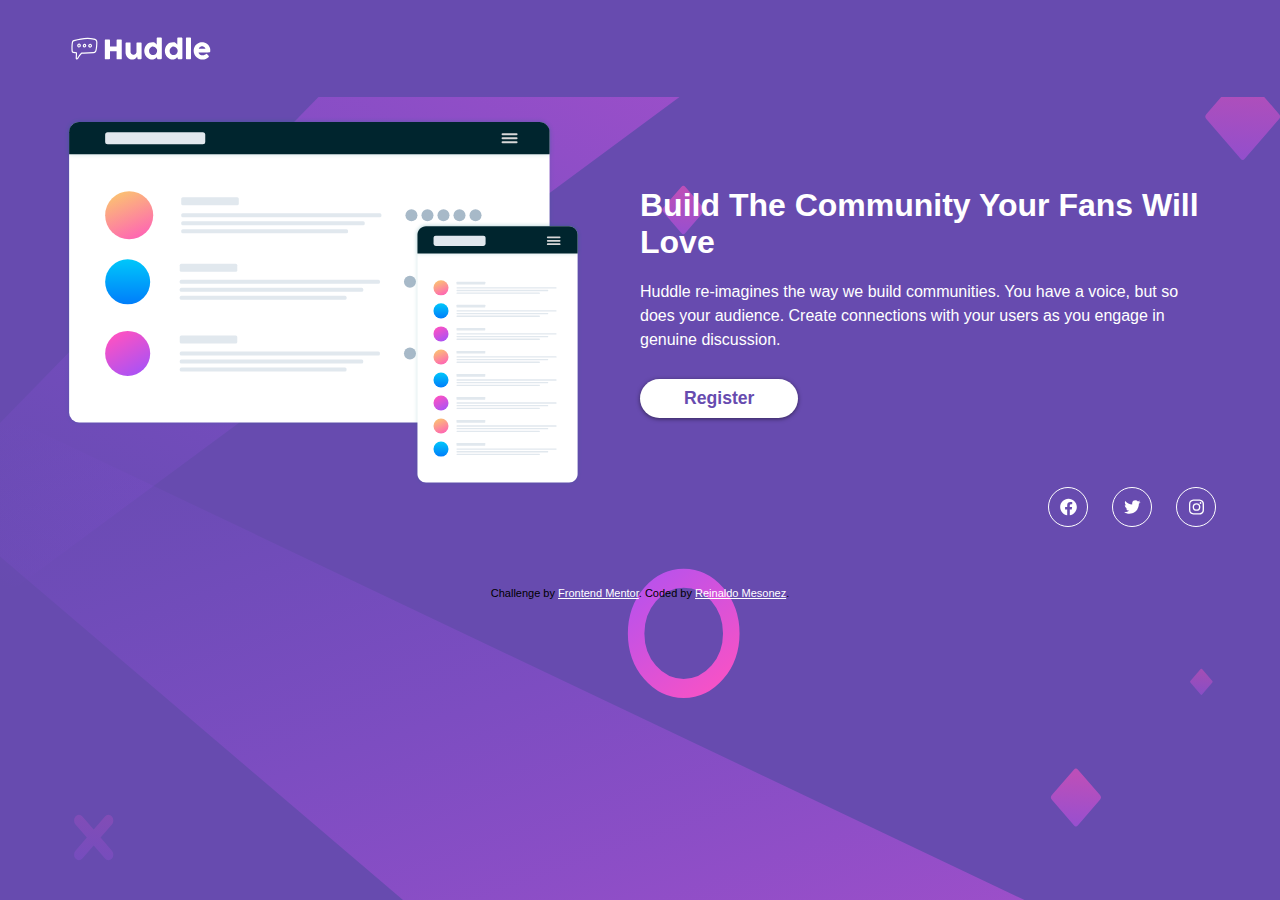
<file: huddle-landing-page-/index.html>
<!DOCTYPE html>
<html lang="en">
<head>
  <meta charset="UTF-8">
  <meta name="viewport" content="width=device-width, initial-scale=1.0"> <!-- displays site properly based on user's device -->
  <link rel="stylesheet" href="./style.css">
  <link rel="icon" type="image/png" sizes="32x32" href="./images/favicon-32x32.png">
  
  <title>Frontend Mentor | Huddle landing page with single introductory section</title>

  <!-- Feel free to remove these styles or customise in your own stylesheet 👍 -->
  <style>
    .attribution { font-size: 11px; text-align: center; }
    .attribution a { color: #FFF; }
  </style>
</head>
<body>

  <header class="hero">
    <nav class="nav container">
      <img src="./images/logo.svg" class="nav__logo">
    </nav>
  </header>

  <section class="hero__container container">
    <figure class="hero__picture">
      <img src="./images/illustration-mockups.svg" class="hero__img">
    </figure>
    
    <div class="hero__texts">

    <h1 class="hero__title">Build The Community Your Fans Will Love</h1>
  
    <p class="hero__paragraph">Huddle re-imagines the way we build communities. You have a voice, but so does your audience. 
    Create connections with your users as you engage in genuine discussion.</p>
    
    <a href="#" class="hero__cta">Register</a>
    
  </div>

  <div class="hero__contacts">
    <a href="#" class="hero__link">
      <img src="./images/fb.svg" class="hero__icon">
    </a>
    <a href="#" class="hero__link">
      <img src="./images/twitter.svg" class="hero__icon">
    </a>
    <a href="#" class="hero__link">
      <img src="./images/instagram.svg" class="hero__icon">
    </a>
  </div>
  
  
</section>

  <footer>
    <p class="attribution">
      Challenge by <a href="https://www.frontendmentor.io?ref=challenge" target="_blank">Frontend Mentor</a>. 
      Coded by <a href="#">Reinaldo Mesonez</a>.
    </p>
  </footer>
</body>
</html>
</file>
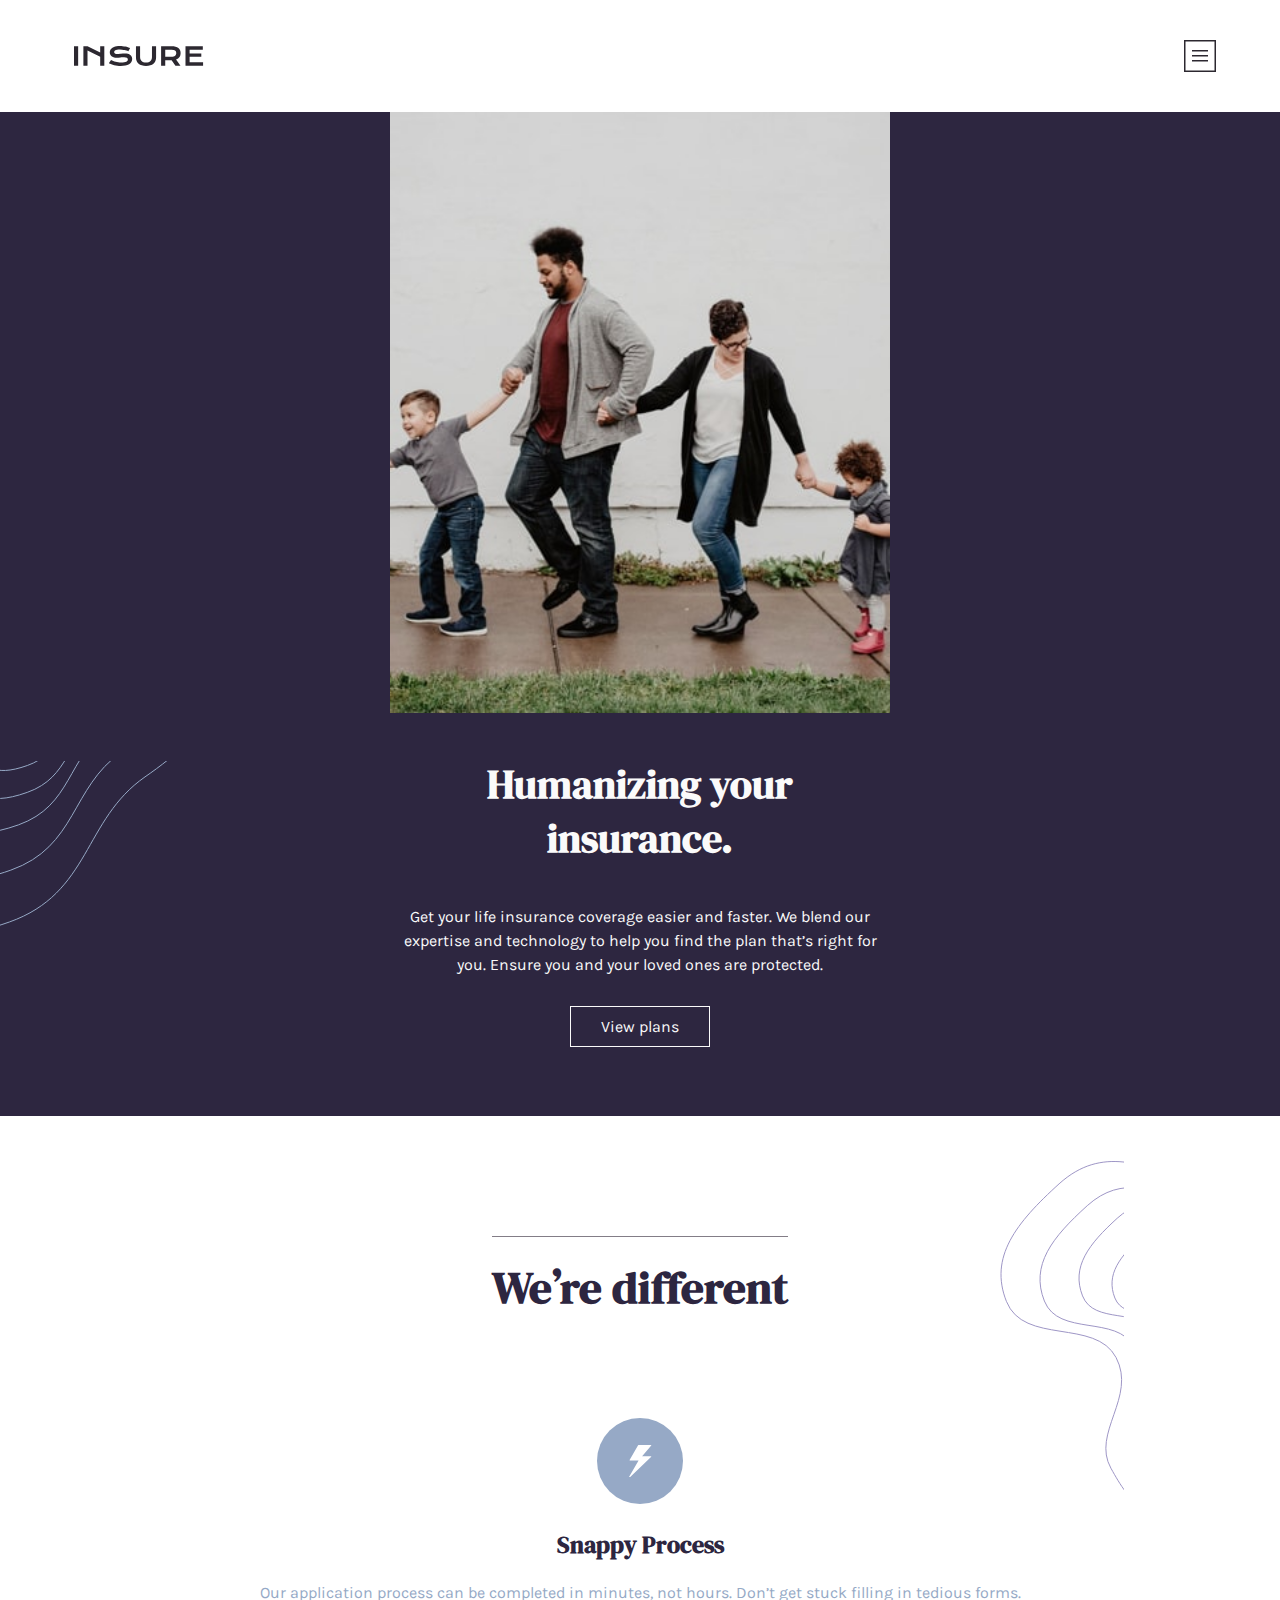
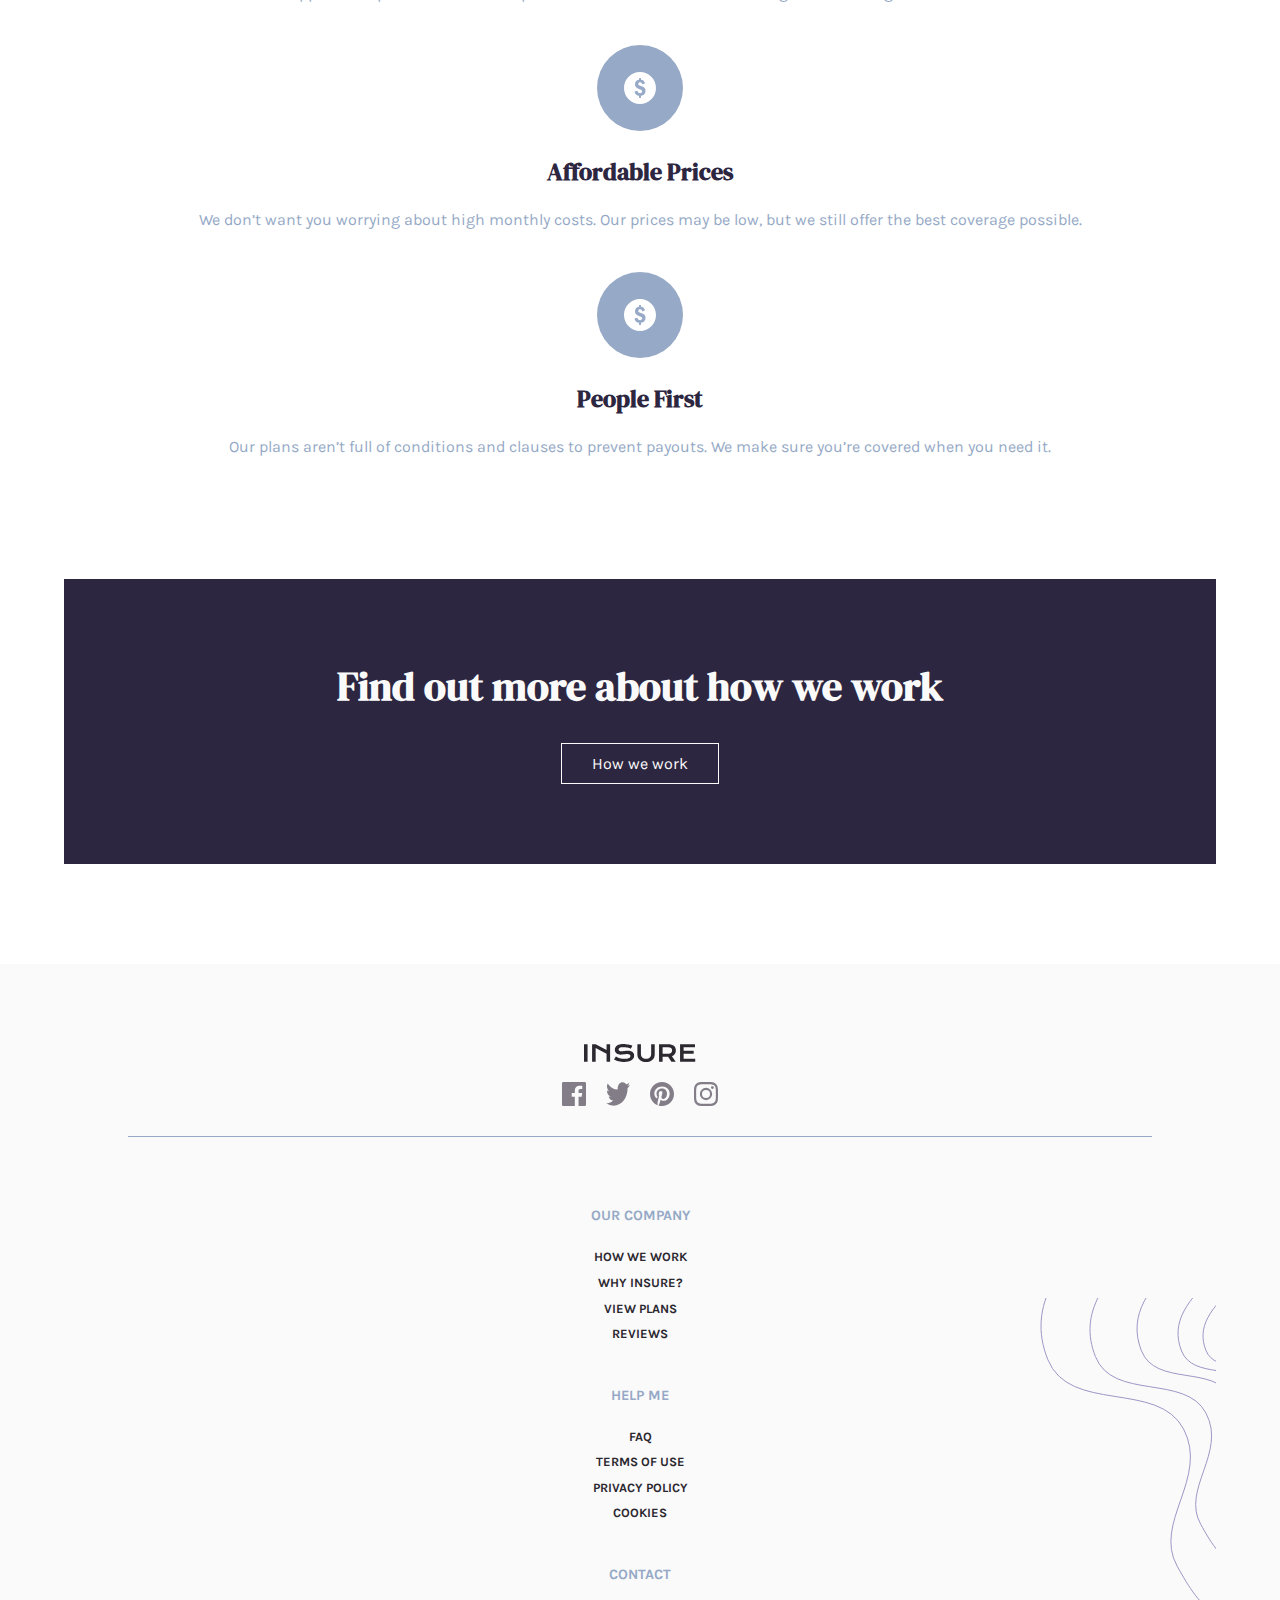
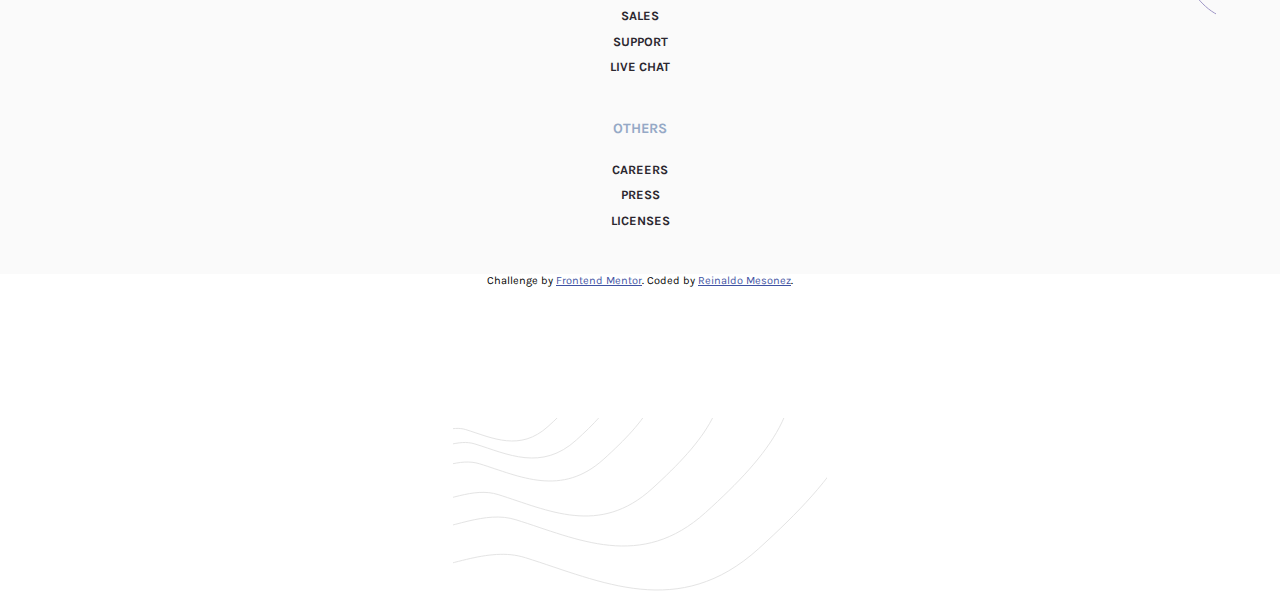
<file: insure-landing-page/index.html>
<!DOCTYPE html>
<html lang="en">
<head>
  <meta charset="UTF-8">
  <meta name="viewport" content="width=device-width, initial-scale=1.0"> <!-- displays site properly based on user's device -->

  <link rel="icon" type="image/png" sizes="32x32" href="./images/favicon-32x32.png">
  <link rel="stylesheet" href="./style.css">
  <link rel="preconnect" href="https://fonts.googleapis.com"><link rel="preconnect" href="https://fonts.gstatic.com" crossorigin><link href="https://fonts.googleapis.com/css2?family=DM+Serif+Display&family=Karla:wght@400;700&display=swap" rel="stylesheet">
  <title>Frontend Mentor | Insure landing page</title>

  <!-- Feel free to remove these styles or customise in your own stylesheet 👍 -->
  <style>
    .attribution { font-size: 11px; text-align: center; }
    .attribution a { color: hsl(228, 45%, 44%); }
  </style>
</head>
<body>
  <header class="hero container">
    
      <img src="./images/logo.svg" class="hero__logo">
   
    
    <nav class="hero__nav">

      <ul class="nav__list nav__list--show">
        <li class="nav__item">
        <a href="#" class="hero__link">  How we work</a>
        </li>
        <li class="nav__item">
        <a href="#" class="hero__link">  Blog</a>
        </li>
        <li class="nav__item">
        <a href="#" class="hero__link">  Account</a>
        </li>
        <li class="nav__item">
        <a href="#" class="hero__link hero__link--cta">  View plans</a>
        </li>
      </ul>
      
    </nav>
    <img src="./images/icon-hamburger.svg" class="nav__icon nav__icon--show">
    

  </header>

  <section class="main">
    <!-- <figure class="main__intro"> -->
      <img src="./images/image-intro-mobile.jpg" class="main__intro">
    <!-- </figure> -->
    <figure class="main__img main__img--before">
      <img src="./images/bg-pattern-intro-left-mobile.svg" alt="">
    </figure>

    <article class="main__intro">
      <h1 class="main__title title">Humanizing your insurance.</h1>
        <p class="main__text">Get your life insurance coverage easier and faster. We blend our expertise and technology to help you find the plan that’s right for you. Ensure you and your loved ones are protected.</p>
        <a href="#" class="main__cta">View plans</a>
    </article>

    <figure class="main__img main__img--after">
      <img src="./images/bg-pattern-intro-right-mobile.svg" alt="">
    </figure>

  </section>

  <section class="tabs">

      <h1 class="tabs__title--1">We’re different</h1>

        <article class="tabs__info container">
          <div class="tabs__items">
            <img src="./images/icon-snappy-process.svg" alt="">
            <h3 class="tabs__title">Snappy Process</h3>
            <p class="tabs__text">
              Our application process can be completed in minutes, not hours. Don’t get 
              stuck filling in tedious forms.
            </p>
          </div>

          <div class="tabs__items">
            <img src="./images/icon-affordable-prices.svg" alt="">
            <h3 class="tabs__title">Affordable Prices</h3>
            <p class="tabs__text">
              We don’t want you worrying about high monthly costs. 
              Our prices may be low, but we still offer the best coverage possible.
            </p>
          </div>

          <div class="tabs__items">
            <img src="./images/icon-affordable-prices.svg" alt="">
            <h3 class="tabs__title">People First</h3>
            <p class="tabs__text">
              Our plans aren’t full of conditions and clauses to prevent payouts. We make 
              sure you’re covered when you need it.
            </p>
          </div>

        </article>


      <section class="work container">

        <img src="./images/bg-pattern-how-we-work-mobile.svg" alt="" class="work__img">
        <h1 class="work__title">Find out more about how we work</h1>
        <a href="#" class="work__cta">How we work</a>

      </section>

  </section>

  <footer class="footer">
    <img src="./images/bg-pattern-footer-mobile.svg" alt="" class="footer__back">
    <img src="./images/logo.svg" alt="" class="footer__logo">
      <div class="footer__social">
          <img src="./images/icon-facebook.svg" alt="">
          <img src="./images/icon-twitter.svg" alt="">
          <img src="./images/icon-pinterest.svg" alt="">
          <img src="./images/icon-instagram.svg" alt="">
        </div>

      <div class="footer__menu">
        <ul class="footer__nav">
            <h3 class="footer__title">Our company</h3>
          <a href="#" class="footer__link">  How we work</a>
          <a href="#" class="footer__link">  Why Insure?</a>
          <a href="#" class="footer__link">  View plans</a>
          <a href="#" class="footer__link">  Reviews</a>
        </ul>

        <ul class="footer__nav">
            <h3 class="footer__title">Help me</h3>
          <a href="#" class="footer__link">  FAQ</a>
          <a href="#" class="footer__link">  Terms of use</a>
          <a href="#" class="footer__link">  Privacy policy</a>
          <a href="#" class="footer__link">  Cookies</a>
        </ul>

        <ul class="footer__nav">
            <h3 class="footer__title">Contact</h3>
          <a href="#" class="footer__link">  Sales</a>
          <a href="#" class="footer__link">  Support</a>
          <a href="#" class="footer__link">  Live chat</a>
        </ul>

        <ul class="footer__nav">
            <h3 class="footer__title">Others</h3>
          <a href="#" class="footer__link">  Careers</a>
          <a href="#" class="footer__link">  Press</a>
          <a href="#" class="footer__link">  Licenses</a>
        </ul>
      </div>

  </footer>

  
  <div class="attribution">
    Challenge by <a href="https://www.frontendmentor.io?ref=challenge" target="_blank">Frontend Mentor</a>. 
    Coded by <a href="#">Reinaldo Mesonez</a>.
  </div>
  <script src="./menu.js"></script>
</body>
</html>
</file>
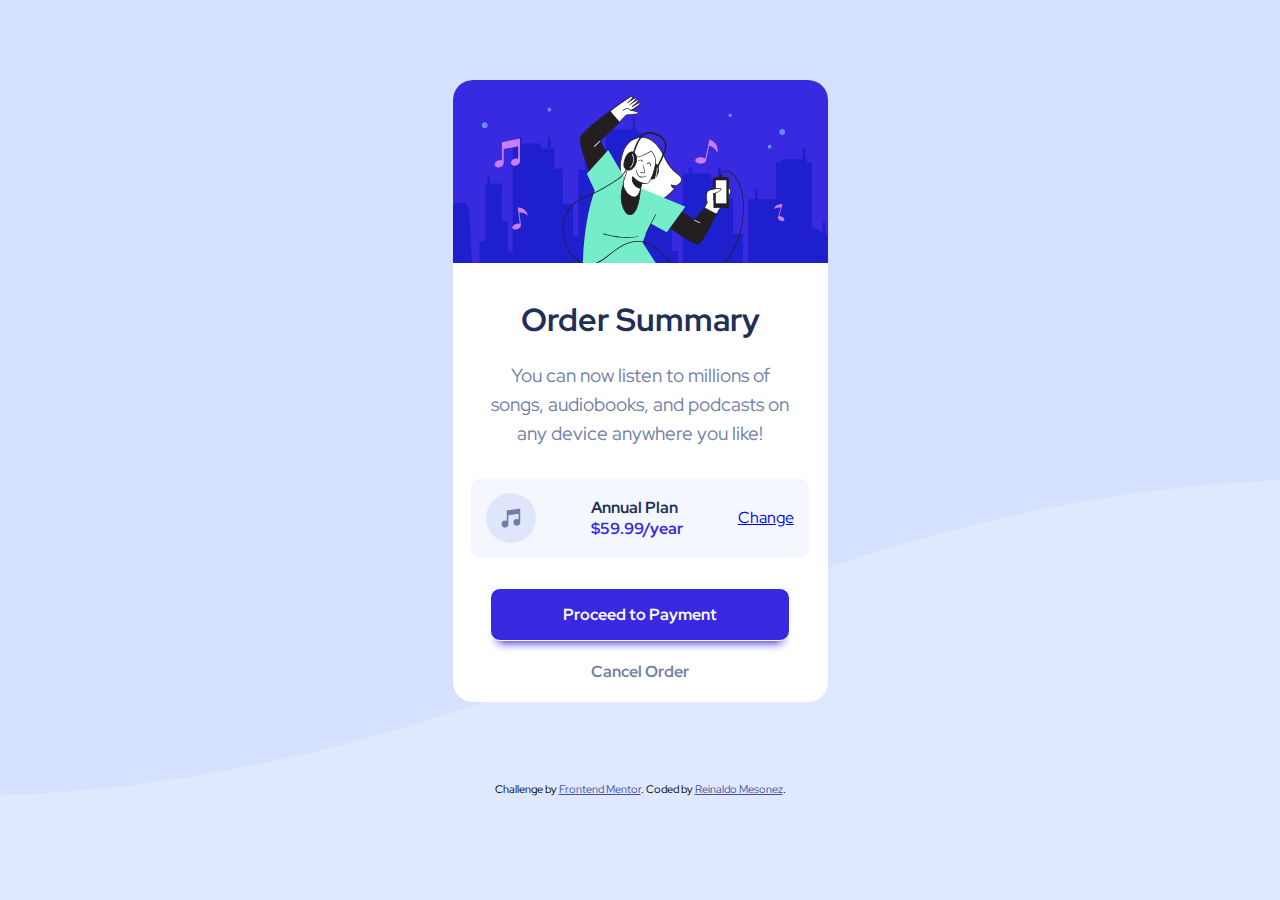
<file: order-summary/index.html>
<!DOCTYPE html>
<html lang="en">
<head>
  <meta charset="UTF-8">
  <meta name="viewport" content="width=device-width, initial-scale=1.0"> <!-- displays site properly based on user's device -->
  <link rel="icon" type="image/png" sizes="32x32" href="./images/favicon-32x32.png">
  <link rel="stylesheet" href="./style.css">
  <title>Frontend Mentor | Order summary card</title>
  
  <!-- Feel free to remove these styles or customise in your own stylesheet 👍 -->
  <style>
    .attribution { font-size: 11px; text-align: center; }
    .attribution a { color: hsl(228, 45%, 44%); }
  </style>
    <style> @import url('https://fonts.googleapis.com/css2?family=League+Spartan:wght@500;600;700&family=Nunito:wght@300;400;700&family=Raleway:ital,wght@0,300;0,500;1,300;1,500&family=Red+Hat+Display:wght@500;700;900&family=Rubik:ital,wght@0,400;0,500;1,400;1,500&display=swap'); </style>
</head>
<body>
<section class="hero container">
  <figure class="hero__head">
    <img src="./images/illustration-hero.svg" alt="" class="hero__img">
  </figure>
  <div class="hero__body">
  <h1 class="hero__title">Order Summary</h1>

  <p class="hero__paragraph">  You can now listen to millions of songs, audiobooks, and podcasts on any 
    device anywhere you like!</p>

  </div>

  <div class="hero__plan">

      <img src="./images/icon-music.svg" alt="" class="plan__icon">


    <div class="hero__plan--monthly">
      <h2 class="hero__plan--title">Annual Plan</h2>
      <p class="hero__plan--price">$59.99/year</p>
    </div>

    <a href="#" class="hero__plan--change--text">Change</p>
    
    
  </div>

  <div class="hero__cta">
   <div class="button"> <a href="#" class="hero__cta">Proceed to Payment</a></div>
  </div>
  <a href="#" class="hero__cta hero__link--cancel">Cancel Order</a>

</section>
  
  
  <div class="attribution">
    Challenge by <a href="https://www.frontendmentor.io?ref=challenge" target="_blank">Frontend Mentor</a>. 
    Coded by <a href="#">Reinaldo Mesonez</a>.
  </div>
</body>
</html>
</file>
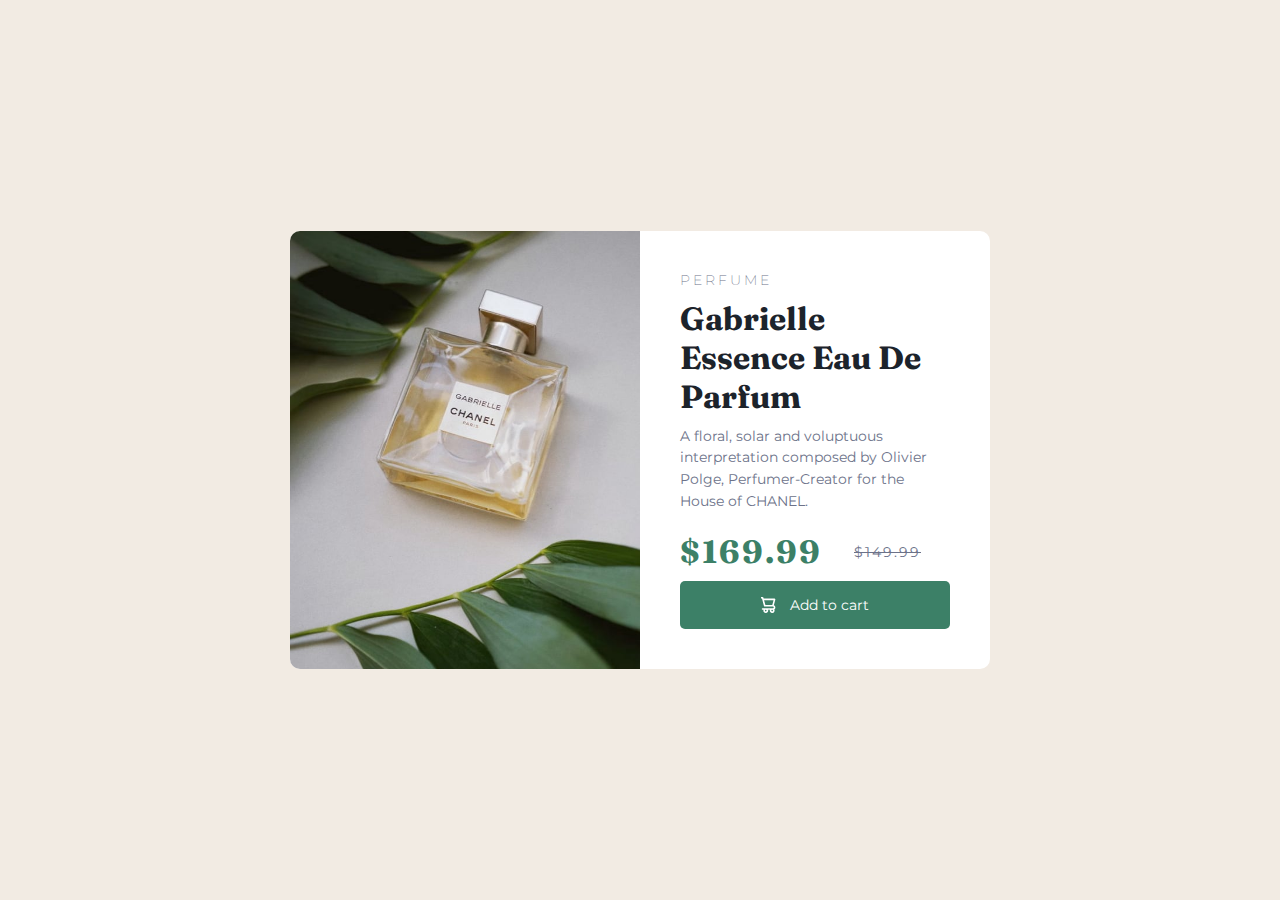
<file: product-preview-card/index.html>
<!DOCTYPE html>
<html lang="en">
<head>
  <meta charset="UTF-8">
  <meta name="viewport" content="width=device-width, initial-scale=1.0"> <!-- displays site properly based on user's device -->
  <link rel="preconnect" href="https://fonts.googleapis.com"><link rel="preconnect" href="https://fonts.gstatic.com" crossorigin><link href="https://fonts.googleapis.com/css2?family=Fraunces:opsz,wght@9..144,700&family=Montserrat:wght@500;700&display=swap" rel="stylesheet">
  <link rel="stylesheet" href="./style.css">

  <link rel="icon" type="image/png" sizes="32x32" href="./images/favicon-32x32.png">
  
  <title>Frontend Mentor | Product preview card component</title>

  <!-- Feel free to remove these styles or customise in your own stylesheet 👍 -->
  <style>
    .attribution { font-size: 11px; text-align: center; }
    .attribution a { color: hsl(228, 45%, 44%); }
  </style>
</head>
<body>

  <section class="card">
  
    <section class="container">

    <figure class="card__picture">
      <!-- <img src="./images/image-product-mobile.jpg" class="card__img"> -->
    </figure>

    <div class="card__content">

      <h3 class="card__description">Perfume</h3>
      <h1 class="card__title">Gabrielle Essence Eau De Parfum</h1>
      <p class="card__copy">A floral, solar and voluptuous interpretation composed
        by Olivier Polge, Perfumer-Creator for the House of CHANEL.</p>

      <div class="card__price">
        <span class="card__price--new">$169.99</span>
        <span class="card__price--old">$149.99</span>
      </div>

      <div class="card__button">
      <img src="./images/icon-cart.svg" alt="" class="button__logo">
      <a class="card__cta">Add to cart</a>
      </div>

      </div>

    </section>

    <div class="attribution">
      Challenge by <a href="https://www.frontendmentor.io?ref=challenge" target="_blank">Frontend Mentor</a>. 
      Coded by <a href="#">Reinaldo Mesonez</a>.
    </div>
  </section>
  

  

  


  

  
  
</body>
</html>
</file>
<file: bookmark-landing/style.css>
:root{
    --soft-blue: hsl(231, 69%, 60%);
    --soft-red: hsl(0, 94%, 66%);
    --grayish-blue: hsl(229, 8%, 60%);
    --very-dark-blue: hsl(229, 31%, 21%);
}

*{
    margin: 0;
    box-sizing: border-box;
    font-family: 'Rubik', sans-serif;
}

.container{
    margin: 0 auto;
    width: 90%;
    max-width: 1200px;
    overflow: hidden;
  
}
.nav{
    height: 100px;
    display: grid;
    grid-auto-flow: column;
    grid-auto-columns: max-content;
    justify-content: space-between;
    align-items: center;
}
.nav__logo{
    z-index: 100;
}
.nav__list{
    transform: translateY(-100%);
    position: absolute;
    inset: 0;

    background-color: hsl(229, 31%, 21%);
    transition: .3s transform;

    padding: 0;
    padding-top: 100px;

    display: grid;
    grid-template-rows: repeat(4,max-content) 1fr; 
    
    list-style: none;
    z-index: 10;
}
.nav__list--show{
    transform: translate(0);
}
.nav__social{
    align-self: end;
    justify-self: center;
    padding: 40px;

    display: grid;
    grid-auto-flow: column;
    align-items: center;
    gap: 2em;
}
.nav__item{
    width: 90%;
    margin: 0 auto;
    border-top: 1px solid #fff;
    border-bottom: 1px solid #fff;

    padding: 1em 0;
    text-transform: uppercase;
    font-size: 18px;
    text-align: center;
    
}
.nav__link{
    color: #fff;
    text-decoration: none;
}
/* .nav__item:has(.nav__link--cta){
    color: #fff;
    border: 1px solid #fff;
    border-radius: 6px;
    margin-top: 20px;
} */
.nav__item--cta{
    border: 3px solid #fff;
    border-radius: 6px;
    margin-top: 20px;
}

.nav__icon{
    z-index: 100;
}
.hero__main{
    max-width: 1200px;
    margin: 0 auto;
}
.picture{
    display: grid;
    grid-template-areas: 'img';
}
.picture::before{
    content: '';
    max-width: 600px;
    background-color: hsl(231, 69%, 60%);
    width: 70%;
    height: 75%;
    margin-left: auto;
    grid-area: img;
    align-self: end;
    border-radius: 80px 0 0 80px;
}
.img{
    width:90%;
    margin: 0 auto;
    grid-area: img;
}
.hero_texts{
    padding: 52px 0 80px;
    text-align: center;
}
.hero__title{
    font-size: 2rem;
    font-weight: 500;
    color: hsl(229, 31%, 21%);
}
.hero__paragraph{
    line-height: 1.5;
    color: hsl(229, 8%, 60%);
    margin: 20px 0 28px;
}
.hero__buttons{
    display: grid;
    justify-content: center;
    grid-auto-flow: column;
    grid-auto-columns: max-content;
    gap: 1.5em;
}
.hero__button{
    padding: 1em .5em;
    color: #fff;
    background-color: var(--soft-blue);
    text-decoration: none;
    text-align: center;
    border-radius: 8px;

}
.hero__button--special{
    background-color: #fff;
    color: var(--very-dark-blue) ;
    font-weight: 500;
    box-shadow: 0 0 10px -7px;
}
.features{
    text-align: center;
}
.subtitle{
    font-weight: 500;
    font-size: 1.8rem;
    color: var(--very-dark-blue);
}
.paragraph{
    color: var(--grayish-blue);
    line-height: 1.5;
    margin-top: 1.2em;
}
.features__tabs{
    display: grid;
    list-style: none;
    padding: 0;
    padding-top: 1em 0;
    margin-top: 2.5em;
    margin-bottom: 2.5em;
}
.features__tab:nth-of-type(1){
    border-top: 1px solid var(--grayish-blue);
}
.features__tab{
    
    border-bottom: 1px solid var(--grayish-blue);
}
.features__link{
    display: inline-block;
    padding: 1.8em 0;
    text-decoration: none;
    color: var(--very-dark-blue);
    border-bottom: 4px solid transparent;
    display: block;
    transition: .3s border;

}
.features__link--active{
    border-bottom: 4px solid var(--soft-red);
}
.img--tabs{
    padding: 40px 0;
}
.picture:has(.img--tabs)::before{
    margin-right: auto;
    margin-left: unset;
    border-radius: 0 80px 80px 0;
}

.features__texts{
    padding: 80px 0;
    
}
.features__cta{
    background-color: var(--soft-blue);
    padding: 1em 1.5em;
    border-radius: 10px;
    color: #fff;
    text-decoration: none;
    text-align: center;
    margin: 1.5em;
    display: inline-block;
}
.features__navigation{
    display: grid; 
    grid-template-areas: "section";
}
.features__section{
    grid-area: section;
    opacity: 0;
    pointer-events: none;
    transition: opacity .3s ;
    margin: 0 auto;
}
.features__section--active{
    opacity: 1;
    pointer-events: unset;
}
.extension{
    text-align: center;
    padding-bottom: 80px;
}
.extension__cards{
    margin-top: 44px;
    display: grid;
    gap: 3em;
}
.extension__card{
    width: 95%;
    margin: 0 auto;
    border-radius: 12px;
    box-shadow: 0 0 13px -8px var(--soft-blue);
    padding: 3em, 0;
}
.extension__name{
    margin: 1.3em 0 2.3em;
    font-size: 1.4rem;

}
.extension__version{
    color: var(--grayish-blue);
}
.extension__dots{
    display: block;
    margin: 2.3em 0;
}
.extension__cta{
    display: block;
    width: 90%;
    text-decoration: none;
    background-color: var(--soft-blue);
    color: #fff;
    padding: 1.3em;
    border-radius: 12px;
    margin: 0 auto;
}
.questions{
    text-align: start;
}
.question__subtitle{
    font-weight: 500;
    font-size: 1.8rem;
    color: var(--very-dark-blue);
    text-align: center;
}
.question__paragraph{
    color: var(--grayish-blue);
    line-height: 1.5;
    margin: 1.2em;
    padding: 20px;
    text-align: center;
}
.question__title{
    border-bottom: 1px solid var(--grayish-blue);
    padding-bottom: 20px;
    padding-top: 20px;
    margin: 20px 20px;
    font-size: 1em;
    display: grid;
    grid-auto-flow: column;
    grid-auto-columns: max-content;
    justify-content: space-between;
}
.question__arrow{
    cursor: pointer;
    width: 20px;
    height: 20px;
}
.question__text{
    color: var(--grayish-blue);
    margin: 20px 20px;
    line-height: 1.5;
}
.question__answer{
    display: none;
}

.question__answer--show{
    display: block;
}
.questions__cta{
    display: block;
    width: 40%;
    text-decoration: none;
    background-color: var(--soft-blue);
    color: #fff;
    padding: 1.3em ;
    border-radius: 12px;
    margin: 40px auto;
    margin-bottom: 80px;
    text-align: center;
    
}
.contact{
    display: grid;
    text-align: center;
    padding-bottom: 80px;
    background-color: var(--soft-blue);
    padding-top: 80px;
    height: 400px;
    line-height: 2.5em;
    color: #fff;
}
.contact__legend{
    font-size: 1.3em;
}
.contact__title{
    font-size: 1.5rem;
    font-weight: 500;
    color: #fff;
    padding: 0 30px;
}
.contact__input{
    width: 80%;
    height: 50px;
    margin: 0 auto;
    margin-top: 20px;
    border: 2px solid var(--soft-red);
    border-radius: 5px;
}
.contact__cta{
    text-decoration: none;
    border-radius: 6px;
    color: #fff;
    font-size: 1em;
    margin: 20px auto;
    width: 80%;
    height: 50px;
    background-color: var(--soft-red);
    padding: .5em;
}
.footer{
    background-color: var(--very-dark-blue);
    width: 100%;
    height: 400px;
    color: #fff;
    text-align: center;
    padding-top: 40px;
    font-size: 1.1em;
    text-transform: uppercase;
    display: grid;
    
}
.footer__logo{
    margin: 0 auto;
    width: 40%
    
}
.footer__list{
    list-style: none;
    line-height: 3.5;
}
.footer__link{
    text-decoration: none;
    color: #fff;
}
.footer__attribution{
    font-size: 0.5em;
    align-self: end;
}
.footer__social{
    display: grid;
    grid-auto-flow: column; 
    justify-content: space-around;
    width: 40%; 
    margin: 30px auto; 
}

.thanks a{
    text-align: center;
    text-decoration: none;
    color: #fff;
}
</file>
<file: bookmark-landing/mediaquery.css>
@media  (min-width: 600px) {
    
    *{
        margin: 0;
        padding: 0;
        box-sizing: border-box;
        font-family: 'Rubik', sans-serif;
    }
    .nav__icon{
        display: none;
    }
    .nav__logo{
        z-index: 0;
    }
    .nav{
        width: 100%;
        height: 100px;
        display: grid;
        grid-auto-flow: column;
        grid-auto-columns: max-content;
        justify-content: space-between;
        align-items: center;
    }
    .nav__list{
        transform: none;
        position: absolute;
        
    
        background-color: transparent;
    
        padding: 0;
        padding-top: 30px;
        display: grid;
        grid-template-columns: repeat(4, max-content) fr; 
        justify-items: end;
        display: inline;
        
        list-style: none;
        z-index: 0;
    }
    .nav__media{
        display: none;
    }
    .nav__item{
        width: 90%;
        margin: 0 auto;
        border-top: none;
        border-bottom: none;
    
        padding: 1em 0;
        text-transform: uppercase;
        font-size: 18px;
        text-align: center;
        
    }
    .nav__link{
        color: black;
        text-decoration: none;
    }
    /* .nav__item:has(.nav__link--cta){
        color: #fff;
        border: 1px solid #fff;
        border-radius: 6px;
        margin-top: 20px;
    } */
    .nav__item--cta{
        border: 3px solid var(--soft-red);
        background-color: var(--soft-red);
        border-radius: 6px;
        margin-top: 20px;
    }
}
</file>
<file: clipboard-landing/style.css>
:root{
    --Strong-Cyan: hsl(171, 66%, 44%);
    --Light-Blue: hsl(233, 100%, 69%);

    --Dark-Grayish-Blue: hsl(210, 10%, 33%);
    --Grayish-Blue: hsl(201, 11%, 66%);

    --padding-container: 7rem 0;
}
*{
    margin: 0;
    padding: 0;
    box-sizing: border-box;
    font-family: 'Bai Jamjuree', sans-serif;
}
.container{
    width: 90%;
    max-width: 1440px;
    margin: 0 auto;
    text-align: center;
    padding: var(--padding-container); 
}
.figure{
    margin-bottom: 3rem;
    width: 100%;
    max-width: 500px;
    height: 100%;
    margin: 50px auto;
    overflow: hidden;
}
.hero__header::before{
    content: "";
    position: absolute;
    top: 0;
    left: 0;
    width: 100%;
    height: 100%;
    background-image: url(./images/bg-header-mobile.png);
    background-repeat: no-repeat;
    background-size: 100%;
    background-position: center;
}
.hero__title{
    font-size: 2rem;
    font-weight: 600;
    color: var(--Dark-Grayish-Blue);
    margin-bottom: 1rem;
}
.hero__paragraph{
    font-size: 1.1rem;
    color: var(--Light-Blue);
    margin-bottom: 3rem;
    line-height: 1.5;
}
.hero__links{
    width: 100%;
    display: block;
    padding: 1rem 2rem;
    background-color: var(--Strong-Cyan);
    color: #fff;
    border-radius: 30px;
    font-size: 1.1rem;
    font-weight: 600;
    margin: 20px auto;
    box-shadow: 0 0px 10px -5px var(--Strong-Cyan);
}
.hero__links--download{
    background-color: var(--Light-Blue);
    box-shadow: 0 0px 10px  -5px var(--Light-Blue);
}
.hero__main{
    --padding-container: 0;
}
.hero__section{
    --padding-container: 7em 0  3em 0 ;
}
.main__container{
    --padding-container: 2em 0;
}
.section__header{
    --padding-container: 7em 0  3em 0 ;
}
.logo__container{
    display: flex;
    flex-direction: column;
    align-items: center;
    gap: 4em;
    /* --padding-container: 0; */
}
/* .logo{
    width: 180px;
    margin: 30px auto;
} */

.footer{
    background-color: #f2f2f2;
    text-align: center;
}
.footer__logo{
    display: block;
    width: 100px;
    margin: 0 auto;
}
.footer__nav{
    margin: 4em 0;
    display: flex;
    justify-content: center;
    align-items: center;
    flex-direction: column;
    gap: 1rem;
}
.footer__links{
    text-decoration: none;
    color: var(--Dark-Grayish-Blue);
}
.footer__links:hover{
    text-decoration: underline;
}
.footer__social{
    display: flex;
    justify-content: center;
    align-items: center;
    gap: 2rem;
    margin: 2rem 0;
}
.attribution{
    margin-bottom: 0;

}




@media (min-width: 768px){
    .hero__links{
        display: inline;
        margin: 20px 10px;
        /* box-shadow: 0 0px 5px  var(--Strong-Cyan); */
    }
    .main__container{
        display: flex;
        align-items: center;
    }
    .main__figure{
        max-width: 700px;
        flex: 1;
    }
    .main__texts{
        width: auto;
        text-align: left;
        margin: 0 40px;
    }
    .hero__title--main{
        font-size: 1rem;
    } 
    .hero__paragraph--main{
        font-size: .7rem;
    } 
    .section__header{
        display: flex;
        justify-content: center;
        align-items: center;
        gap: 2rem;
    }
    .section__texts{
        height: max-content;
        flex: 1;
    }
    .section__title{
        font-size: 1.2rem;
    }
    .section__paragraph{
        font-size: .7rem;
    }
    .logo__container{
        flex-direction: row;
        justify-content: space-between;
        gap: 2em;
    }
    .logo{
        min-width: 100px;
        max-width: 130px;
        flex: 1;
    }
    .footer{
        position: relative;
        display: flex;
        gap: 2.5em;
        align-items: flex-start;
        justify-content: space-between;
        margin: 0 auto;
        flex-direction: row;
    }
    .footer__nav{
        display: flex;
        flex-direction: column;
        justify-content: flex-start;
        margin: auto;
        gap: 1.5em;
        height: 100px;
        width: 50%;
        flex-wrap: wrap; 
    }
    .footer__social{
        margin: 0;
        margin-left: auto;
    }
    .attribution{
        position: absolute;
        display: none;
        bottom: 0;
        left: 45%;
    }
}
</file>
<file: four-card-feature/style.css>
:root{
    --Red: hsl(0, 78%, 62%);
    --Cyan: hsl(180, 62%, 55%);
    --Orange: hsl(34, 97%, 64%);
    --Blue: hsl(212, 86%, 64%);



    --Very-Dark-Blue: hsl(234, 12%, 34%);
    --Grayish-Blue: hsl(229, 6%, 66%);
    --Very-Light-Gray: hsl(0, 0%, 98%);
}
*{
    margin: 0;
    padding: 0;
    box-sizing: border-box;
}
body{
    font-family: 'Poppins', sans-serif;
    background-color: var(--Very-Light-Gray);
}
.card{
    width: 90%;
    max-width: 1200px;
    margin: 0 auto;
    padding: 80px 0;
    overflow: hidden;
    text-align: center;
}
.card__title{
    font-size: 1.7rem;
    font-weight: 200;
    line-height: 1.5;
}
.card__title--bold{
    font-weight: 600;
}
.card__paragraph{
    line-height: 1.5;
    color: var(--Grayish-Blue);
    margin-top: 1.5em;
}
.card__container{
    padding-top: 80px;
    text-align: left;

    display: grid;
    grid-template-columns: 1fr;
    grid-template-rows: repeat(4, 1fr);
    grid-template-areas: 
    'card1'
    'card2'
    'card3'
    'card4';

    justify-items: center;
    gap: 2.5em;
}
.card__item{
    width: 90%;
    max-width: 350px;
    padding: 1.5em 1.7em;
    border-radius: 6px;
    box-shadow: 0 4px 20px -6px hsl(212, 86%, 64%, .5);
    border-top: 4px solid var(--Cyan);

    grid-area: card1;

}
.card__item:nth-child(2){
    border-top: 4px solid var(--Red);
    grid-area: card2;
}
.card__item:nth-child(3){
    border-top: 4px solid var(--Orange);
    grid-area: card3;
}
.card__item:nth-child(4){
    border-top: 4px solid var(--Blue);
    grid-area: card4;
}
.card__name{
    font-size: 1.5rem;
    margin-bottom: 16px;
}
.card__copy{
    color: var(--Very-Dark-Blue);
    font-weight: 200;
    padding-bottom: 40px;
}
.card__picture{
    width: max-content;
    margin-left: auto;
}
.card__img{
    display:block;
    width: 50px;
    height: 50px;

}



@media (min-width: 768px){
    .card__container{

        grid-template-columns: repeat(3, 1fr);

        grid-template-areas: 
        '.     card2     .'
        'card1 card2 card4'
        'card1 card3 card4'
        '.     card3     .'
        ;
    

        gap: 2em;
    }
}
</file>
<file: fylo-landing-page/style.css>
:root{

    /* primary */
    --Very-Dark-Blue: hsl(243, 87%, 12%);
    --Desaturated-Blue: hsl(238, 22%, 44%);

    /* Accent */

    --Bright-Blue: hsl(224, 93%, 58%);
    --Moderate-Cyan: hsl(170, 45%, 43%);

    /* Neutral */

    --Light-Grayish-Blue: hsl(240, 75%, 98%);
    --Light-Gray: hsl(0, 0%, 75%);

    /* Font */

    --font1: 'Raleway', sans-serif;
    --font2: 'Open Sans', sans-serif;

}
*{
    margin: 0;
    padding: 0;
    box-sizing: border-box;
}
body{
    font-family: var(--font2);
    background-color: var(--Light-Grayish-Blue);
}
.container{
    font-family: var(--font1);
    width: 100%;
    max-width: 1440px;
    margin: 0 auto;
    overflow: hidden;
}
.header__nav{
    display: flex;
    justify-content: space-between;
    align-items: center;
    padding: 2rem .7rem;
    gap: 1rem;
}
.nav__logo{
    width: 100px;
    height: 30px;
    padding-left: .5em;
}
/* .header__links{
    display: flex;
    justify-content: space-between;
    align-items: center;
    width: 50%;
    font-size: .9em;
} */
.header__cta:first-of-type{
    margin-left: auto;
}
.header__cta{
    text-decoration: none;
    color: var(--Desaturated-Blue);
    font-family: var(--font2);
}
.section__body{
    position: relative;
    padding: 90px 0 170px;
}
.section__body::before{
    content: '';
    position: absolute;
    bottom: 0;
    left: 0;
    width: 100%;
    height: 100px;
    background-image: url(./images/bg-curve-mobile.svg);
    background-repeat: no-repeat;
    background-position: center;
    background-size: cover;

}
.section__img{
    width: 90%;
    height: 250px;
    margin: 80px auto;
}
.body__img{
    width: 100%;
    max-width: 400px;
    display: block;
    margin: 0 auto;

}
.section__title{
    text-align: center;
    font-size: 1.7em;
    color: var(--Very-Dark-Blue);
    margin: 2rem .5rem;
    line-height: 1.5;
    font-family: var(--font2);
}
.section__paragraph{
    text-align: center;
    font-size: 1em;
    color: var(--Desaturated-Blue);
    margin: 1rem 1.5rem;
    line-height: 1.5;
}
.section__form{
    margin: 1rem 1.5rem;
    text-align: center;
    width: 90%;
    display: block;
}
.form__input{
    width: 100%;
    height: 40px;
    border: 1px solid;
    border-radius: 5px;
    padding: 0 1rem;
    font-size: 1em;
    color: var(--Very-Dark-Blue);
    outline: none;
}
.section__cta{
    display: block;
    width: 100%;
    margin: 1rem 0;
    padding: 15px;
    background-color: var(--Bright-Blue);
    border-radius: 5px;
    text-decoration: none;
    color: #fff;
    font-weight: 600;
}
.section__title--2{
    font-size: 1.1em;
    margin-top: 2rem;
}
.section__paragraph--2{
    line-height: 1.5;
    text-align: start;
    font-size: 1em;
}
.section__cta--2{
    width: max-content;
    display: block;
    margin: 2em auto 3em;
    background-color: transparent;
    color: var(--Moderate-Cyan);
    font-weight: 400;
    border-bottom: 2px solid var(--Moderate-Cyan);
    border-radius: 0;
    padding-bottom: 4px;
}
.cta__icon{
    margin-left: 10px;
    vertical-align: middle;
}
.card{
    width: 80%;
    max-width: 350px;
    /* border: 1px solid; */
    background-color: #fff;
    border-radius: 5px;
    margin: 40px auto;
    padding: 1.5rem 1rem;
    box-shadow: 0 0 10px -5px rgba(0, 0, 0, 0.5);
}
.card__icon{
    width: 15px;
    height: 15px;
    margin: 0 auto;
}
.card__flex{
    display: flex;
    /* justify-content: flex-start;
    flex-wrap: wrap; */
    align-items: center;
    margin-top: 1rem;
    color: var(--Very-Dark-Blue);
}
.card__paragraph{
    font-size: .8em;
    color: var(--Very-Dark-Blue);
    line-height: 1.5;
    
}
.card__avatar{
    width: 30px;
    height: 30px;
    object-fit: cover;
    border-radius: 50%;
    margin-right: 1rem;
}
.card__name{
    font-size: .8em;
    font-weight: 600;
}
.card__job{
    font-size: .6em;
    color: var(--Desaturated-Blue);
}
.access{
    width: 100%;
    background-color: var(--Desaturated-Blue);
    color: #fff;
    text-align: center;
    padding: 3rem;
}
.access__title{
    font-size: 1.2em;
    margin-bottom: 1rem;
    font-family: var(--font2);
}
.access__paragraph{
    font-size: .8em;
    margin-bottom: 1rem;
    line-height: 1.5;
    font-weight: 200;
}
.form__input--access{
    border-radius: 3px;
    padding: 1em .5em;
    font: inherit;
    box-shadow: 0 0 4px  rgba(0, 0, 0, 0.3);
}

.section__cta--access{
    display: flex;
    border-radius: 3px;
    width: 100%;
    height: 40px;
    font-size: .8rem;
    margin: 10px auto;
    padding: 1em .5em;
    font: inherit;
    align-items: center;
    justify-content: center;
}
.footer{
    background-color: var(--Very-Dark-Blue);
    color: #fff;
    padding: 3em 3em 0 3em;
}

.contact{
    display: flex;
    flex-direction: column;
    gap: 3em;
}
.footer__logo{
    width: 200px;
    height: 50px;
}

.footer__img{
    width: 20px;
    height: 20px;
    margin-right: 20px;
    vertical-align: middle;
}
.footer__paragraph{
    margin: 1em 0;
    width: 90%;
}

.footer__items{
    list-style: none;
    line-height: 2;
}
.footer__items a{
    color: #fff;
    text-decoration: none;
}
.footer__items a:hover{
    text-decoration: underline;
}
.footer__icon{
    display: flex;
    justify-content: space-around;
    margin: 0 auto;
    margin-bottom: 30px;
    width: 70%;
}
.footer__link{
    border: 1px solid #fff;
    border-radius: 50%;
    width: 40px;
    height: 40px;
    display: flex;
    justify-content: center;
    align-items: center;
    margin-top: 30px;
    
}
.attribution{
    margin: 0 auto;
    font-size: .5em;
}





@media (min-width: 768px){
    .section__body{
        display: flex;
        padding: 90px 0 110px;
    }
    .section__body::before{
        background-image: url(./images/bg-curve-desktop.svg);
    }
    .section__img{
        max-width: none;
        order: 1;
    }
    .body__img{
        width: 100%;
        max-width: 400px;
        display: block;
        margin: 0 auto;
    }
    .section__info{
        align-items: center;
        gap: 1.5em;
    }
    .section__title{
        text-align: start;
        font-size: 2.3em;
        color: var(--Very-Dark-Blue);
        margin: 0 1.5rem;
        line-height: 1.5;
        font-family: var(--font2);
    }
    .section__paragraph{
        text-align: start;
    }
    .section__form{
        display: flex;
        justify-content: center;
        align-items: center;
        margin: 1rem 1.5rem;
        gap: 1em;
    }
    .form__input{
        min-width: 160px;
        flex-grow: 1;

    }
    .section__cta{
        width: 160px;
        display: flex;
        justify-content: center;
        padding: 10px 0;
        flex-grow: 0;

    }
    .section__2{
        display: flex;
        margin-bottom: 150px;
        position: relative;
    }
    .section__title--2{
        font-size: 1.4em;
        margin-top: 2rem;
    }
    .section__paragraph--2{
        line-height: 1.5;
        text-align: start;
        font-size: 1em;
    }
    .section__cta--2{
        width: max-content;
        display: block;
        margin: 0 1.5em;
        background-color: transparent;
        color: var(--Moderate-Cyan);
        font-weight: 400;
        border-bottom: 2px solid var(--Moderate-Cyan);
        border-radius: 0;
        padding-bottom: 4px;
    }
    .cta__icon{
        margin-left: 10px;
        vertical-align: middle;
    }
    .card{
        position: absolute;
        top: 135%;
        width: 35%;
        max-width: 350px;
        /* border: 1px solid; */
        background-color: #fff;
        border-radius: 5px;
        margin: 2em 1.5em ;
        padding: 1.5rem 1rem;
        box-shadow: 0 0 10px -5px rgba(0, 0, 0, 0.5);
    }
  
    .card__flex{
        display: flex;
        /* justify-content: flex-start;
        flex-wrap: wrap; */
        align-items: center;
        margin-top: 1rem;
        color: var(--Very-Dark-Blue);
    }
    .card__paragraph{
        font-size: .8em;
        color: var(--Very-Dark-Blue);
        line-height: 1.5;
        
    }
    
    .access{
        display: flex;
        justify-content: space-between;
        background-color: var(--Desaturated-Blue);
        color: #fff;
        text-align: center;
        padding: 3rem;
    }
    .access__info{
        text-align: start;
        width: 50%;
        max-width: 600px;

    }
    .access__form{
        width: 45%;
   
        max-width: 500px;
        flex-wrap: wrap;
    }
    .form__input--access{
        width: 100%;
        flex-grow: 1;
    }
    
    .section__cta--access{
        width: max-content;
        margin: 10px 0;
        flex-grow: 0;

    }
    .footer__container{
        padding:0;
        max-width: 1440px;
        width: 100%;
    }

    .contact{
        flex-direction: row;
        justify-content: space-between;
        margin: 0 ;
        margin-bottom: 30px;

    }
    
    .footer__paragraph{
        margin: 1em auto;
        width: 100%;
    }
    .footer__contact{
        display: flex;
        flex-direction: column;
        justify-content: space-between;

    }
 
    .footer__icon{
        display: flex;
        align-items: flex-start;
        gap: 1em;
        margin: -30px 0;
        width: auto;
    }


}
</file>
<file: huddle-landing-page-/style.css>
:root{
    --violet: hsl(257, 40%, 49%);
    --soft-magenta: hsl(300, 69%, 71%);

    --font1: 'Open Sans', sans-serif;
    --font2: 'Poppins', sans-serif;

    --padding-container: 60px 0;
}
*{
    margin: 0;
    padding: 0;
    box-sizing: border-box;
}
body{
    font-family: var(--font2);
    background-color: var(--violet);
}
.hero{
    background-color: var(--violet);
    position: relative;
}
.hero::before{
    content: '';
    position: absolute;
    top: 0;

    width: 100%;
    height: 400px;
    background-image: url(./images/bg-mobile.svg);
    background-repeat: no-repeat;
    background-size: 100% 400px;
}
.container{
    width: 90%;
    margin: 0 auto;
    overflow: hidden;
    max-width: 1200px;
    padding: var(--padding-container);
    position: relative;
}
.nav{
    --padding-container: 30px 0;
}
.nav__logo{
    width: 150px;
    display: block;
}
.hero__container{
    display: flex;
    align-items: center;
    flex-direction: column;
}
.hero__picture{
    width: 100%;
}
.hero__img{
    width: 100%;
    max-width: 350px;
    display: block;
    margin: 0 auto;
}
.hero__texts{
    margin: 3.5em 0;
    color: #fff;
    text-align: center;
}
.hero__title{
    font-size: 1.7rem;
    font-family: var(--font2);
}
.hero__paragraph{
    line-height: 1.5;
    margin: 1.2em 0 1.7em;
}
.hero__cta{
    display: inline-block;
    background-color: #fff;
    color: var(--violet);
    padding: .5em 2.5em;
    border-radius: 30px;
    text-decoration: none;
    font-size: 1.1rem;
    font-weight: 600;
    box-shadow: 0 1px 4px rgba(0,0,0,.5);
}
.hero__contacts{
    display: flex;
    gap: 1.5em;
}
.hero__link{
    text-decoration: none;
    width: 40px;
    height: 40px;
    border: 1px solid #fff;
    border-radius: 50%;
    display: flex;
    align-items: center;
    justify-content: center;
}
.hero__icon{
    width: 23px;
    height: 20px;
    fill: #fff;
}


@media (min-width: 768px){

    .hero::before{
        height: 100vh;
        background-image: url(./images/bg-desktop.svg);
        background-size: 100% 100%;
        z-index: -1;
    }

    .hero__container{
        flex-direction: row;
        flex-wrap: wrap;
        justify-content: space-between;
        align-items: center;
        --padding-container: 20px 0 60px;
    }

    .hero__picture{
        flex-basis: 45%;
    }

    .hero__img{
        max-width: unset;
    }

    .hero__texts{
        flex-basis: 50%;
        text-align: left;
    }

    .hero__title{
        font-size: 2rem;
    }

    .hero__contacts{
        margin-left: auto;
    }
   
}
</file>
<file: insure-landing-page/style.css>
:root{
    --Dark-Violet: hsl(256, 26%, 20%);
    --Grayish-Blue: hsl(216, 30%, 68%);



    --Very-Dark-Violet: hsl(270, 9%, 17%);
    --Dark-Grayish-Violet: hsl(273, 4%, 51%);
    --Very-Light-Gray: hsl(0, 0%, 98%);

    --padding-container: 40px 0;
}
*{
    margin: 0;
    padding: 0;
    box-sizing: border-box;

}
body{
    font-family: 'Karla', sans-serif;

}
header{
    font-family: 'DM Serif Display', serif;
}
.container{
    width: 90%;
    max-width: 1440px;
    padding: var(--padding-container);
    margin: auto;
    display: flex;
    justify-content: space-between;
    align-items: center;
    flex-wrap: wrap;

}

.header{
    height: 100px;
    display: grid;
    grid-auto-flow: column;
    grid-auto-columns: max-content;
    justify-content: space-between;
    align-items: center; 
    background-color: #fff;   
}
.hero__logo{
    width: 140px;
    height: 20px;
    padding-left: 10px;
    margin: auto 0;
    z-index: 100;
}
.nav__list{
    width: 375px;
    transform: translateY(-100%);
    position: absolute;
    inset: 0;

    background-color: var(--Dark-Violet);
    transition: .3s transform;

    padding: 0;
    padding-top: 60px;

    display: grid;
    grid-template-rows: repeat(4,max-content) 1fr; 
    
    list-style: none;
    z-index: 10;
    opacity: 1;
}
.nav__list--show{
    transform: translateY(15%);
}
.nav__item{
    list-style: none;
    width: 90%;
    margin: 0 auto;
    font-family: 'Karla', sans-serif;

    padding: 1em 0;
    text-transform: uppercase;
    font-size: 18px;
    text-align: center;
}
.hero__link{
    text-decoration: none;
    color: white;
}
.hero__link--cta{
    width: 90%;
    border: 2px solid #fff;
    padding: .5em 90px;
}

/*a header que contiene hasta la primera seccion
colocarle el background color
se hace un seudoelemento
al contenedor donde estara la imagen
main__container::before{
    content: ' ';
    display:block;
    height: 370px; para que haga el espacio
    width:100%;
    background-image
    background-size: cover;
    background-position: center;
    */

.main__intro{
    width: 100%;
    max-width: 500px;
    margin: 0 auto;

}
.main{
    text-align: center;
    background-color: var(--Dark-Violet);
    color: var(--Very-Light-Gray);
    padding-bottom: 80px;
}
.main__title{
    font-size: 2.5rem;
    color: var(--Very-Light-Gray);
    margin: 40px auto;
    font-family: 'DM Serif Display', serif;
}
.main__img{
    position: absolute;
    left: 0;
    top: 84.5%;
    z-index: 0;
}
.main__img--after{
    right: -66%;
    top: 129%;
}
/*main__container::before{
    content: ' ' ;
    position: absolute;
    top: 0;
    rigth: 0;
    width: 50%;
    height:100%;
    background-image
    background-size: cover;
    background-repeat: no-repeat;
    z-index: -1;
} y se le da al container z-index:1;*/
.main__text{
    font-size: 1em;
    margin-bottom: 40px;
    line-height: 1.5;
}
.main__cta{
    text-decoration: none;
    color: var(--Very-Light-Gray);
    border: 1px solid var(--Very-Light-Gray);
    padding: 10px 30px;
    margin-bottom: 40px;
}
.tabs{
    margin: 100px auto;
    display: flex;
    flex-direction: column;
    justify-content: center;
    align-items: center;
    gap: 2;
}
.tabs__info{
    display: block;
    text-align: center;
    margin: 40px auto;
}
.tabs__title--1{
    border-top: 1px solid var(--Dark-Grayish-Violet);
    font-size: 2.8rem;
    margin: 20px auto;
    padding-top: 20px;
    font-family: 'DM Serif Display', serif;
    color: var(--Dark-Violet);
}
.tabs__title{
    font-size: 1.5rem;
    margin: 20px auto;
    font-family: 'DM Serif Display', serif;
    color: var(--Dark-Violet);
}
.tabs__text{
    font-size: 1em;
    line-height: 1.5;
    margin-bottom: 40px;
    color: var(--Grayish-Blue);
}
.work{
    width: 90%;
    text-align: center;
    background-color: var(--Dark-Violet);
    color: var(--Very-Light-Gray);
    padding: 80px 30px;
    display: flex;
    flex-direction: column;
}
.work__title{
    font-size: 2.5rem;
    color: var(--Very-Light-Gray);
    margin-bottom: 30px;
    font-family: 'DM Serif Display', serif;
    z-index: 1;
}
.work__cta{
    text-decoration: none;
    color: var(--Very-Light-Gray);
    border: 1px solid var(--Very-Light-Gray);
    padding: 10px 30px;
}
.work__img{
    position: absolute;
    right: 5%;
    top: 322%;
}
.footer{
    width: 100%;
    max-width: 1440px;
    padding-top: 80px;
    background-color: var(--Very-Light-Gray);
    display: flex;
    flex-direction: column;
    align-items: center;
    gap: 20px;
}
.footer__social{
    display: flex;
    width: 80%;
    gap: 20px;
    justify-content: center;
    margin-bottom: 30px;
    padding-bottom: 30px;
    border-bottom: 1px solid var(--Grayish-Blue);
}
.footer__back{
    position: absolute;
    top: 402%;
}

.footer__menu{
    display: flex;
    flex-direction: column;
    gap: 20px;
    align-items: center;
    justify-items: center;
    text-align: center;
    text-transform: uppercase;
}
.footer__title{
    font-size: .9rem;
    margin: 20px auto;
    font-family: 'Karla', sans-serif;
    color: var(--Grayish-Blue);
}
.footer__link{
    color: var(--Very-Dark-Violet);
    text-decoration: none;
    display: block;
    line-height: 2;
    font-size: .8em;
    font-weight: 700;
}
.footer__nav:last-of-type{
    margin-bottom: 40px;
}
</file>
<file: order-summary/style.css>
:root{
    --Pale-blue: hsl(225, 100%, 94%);
    --Bright-blue: hsl(245, 75%, 52%);

    --Very-pale-blue: hsl(225, 100%, 98%);
    --Desaturated-blue: hsl(224, 23%, 55%);
    --Dark-blue: hsl(223, 47%, 23%);
}
*{
    margin: 0;
    padding: 0;
    box-sizing: border-box;
}
body{
    font-family: 'Red Hat Display', sans-serif;
    background-color: var(--Pale-blue);
    /*display:flex*/
}
.container{
    width: 90%;
    max-width: 375px;
    margin: 80px auto;
    background-color: #fff;
    overflow: hidden;
    border-radius: 20px;
}
/*.container::before{
    content:"";
    diaplay:block;
    width:100%;
    heigth: 180px;
    background-image: la de fondo;
    background-size: cover;
    background-position:center;
    */
.hero__img{
    width: 100%;
    height: 100%;
    object-fit: cover;
}
.hero__body{
    margin: 30px 0;
    text-align: center;
}
.hero__title{
    margin-bottom: 20px;
    color: var(--Dark-blue);
}
.hero__paragraph{
    line-height: 1.5;
    font-size: 1.2rem;
    color: var(--Desaturated-blue);
    padding: 0 30px;
}
.hero__plan{
    display: flex;
    justify-content: space-between;
    margin: 10px auto;
    width: 90%;
    align-items: center;
    background-color: var(--Very-pale-blue);
    border-radius: 10px;
    padding: 15px;
}
.hero__icon{
    margin-right: 0.8em;
}
.hero__plan--title{
    font-size: 1rem;
    font-weight: 700;
    color: var(--Dark-blue);
}
.hero__plan--price{
    font-size: 1rem;
    font-weight: 700;
    color: var(--Bright-blue);
}
.hero__plan--change{
    font-size: 1rem;
    font-weight: 700;
}
.plan__icon{
    width: 50px;
    height: 50px;
}
.hero__cta{
    display: flex;
    flex-direction: column;
    gap: 20px;
    margin: 0 auto;
    align-items: center;
    text-align: center;
    text-decoration: none;
    color: #fff;
}

.hero__cta .button{
    width: 80%;
    border: 1px solid;
    border-radius: 10px;
    padding: 15px;
    background-color: var(--Bright-blue);
    font-size: 1em;
    font-weight: 700;
    box-shadow: 0 10px 10px -8px var(--Bright-blue);
}
.hero__link--cancel{
    color: var(--Desaturated-blue);
    margin: 20px 0;
    font-size: 1em;
    font-weight: 700;
}

@media (min-width: 768px){
    body{
        background-image: url(./images/pattern-background-desktop.svg);
        background-size: cover;
        background-position: center;
        background-repeat: no-repeat;
        
    }
}
</file>
<file: product-preview-card/style.css>
:root{
    --Dark-cyan: hsl(158, 36%, 37%);
    --Cream: hsl(30, 38%, 92%);
    --Very-dark-blue: hsl(212, 21%, 14%);
    --Dark-grayish-blue: hsl(228, 12%, 48%);
    --White: hsl(0, 0%, 100%);

    --font1: 'Fraunces', serif;
    --font2: 'Montserrat', sans-serif;
}
*{
    margin: 0;
    padding: 0;
    box-sizing: border-box;

}

.card {
    width: 100%;
    height: 100%;
    background-color: var(--Cream);
    overflow: hidden;
}
.container{
    width: 90%;
    max-width: 700px;
    margin: 40px 20px;
    background-color: var(--White);
    border-radius: 10px;
    overflow: hidden;
    
}
.card__picture{
    min-height: 300px;
    background-image: url("./images/image-product-mobile.jpg");
    background-size: cover;
    background-position: center;
}
.card__img{
    width: max-content;
    height: 100%;
}
.card__content{
    padding: 40px;
}
.card__description{
    text-transform: uppercase;
    letter-spacing: 3px;
    font-family: var(--font2);
    font-weight: 200;
    font-size: .9rem;
    color: var(--Dark-grayish-blue);
}
.card__title{
    font-family: var(--font1);
    font-weight: 700;
    font-size: 2rem;
    color: var(--Very-dark-blue);
    margin: 10px 0;
}
.card__copy{
    font-family: var(--font2);
    font-weight: 400;
    font-size: .9rem;
    color: var(--Dark-grayish-blue);
    margin: 10px 0;
    line-height: 1.5;
}
.card__price{
    display: flex;
    align-items: center;
    letter-spacing: 2px;
    gap: 2em;
}
.card__price--new{
    font-family: var(--font1);
    font-weight: 700;
    font-size: 2rem;
    color: var(--Dark-cyan);
    margin: 10px 0;
}
.card__price--old{
    font-family: var(--font2);
    font-weight: 400;
    font-size: .9rem;
    color: var(--Dark-grayish-blue);
    margin: 10px 0;
    text-decoration: line-through;
}
.card__button{
    display: flex;
    width: 100%;
    padding: 15px 0;
    background-color: var(--Dark-cyan);
    border: none;
    border-radius: 5px;
    font-family: var(--font2);
    font-size: .9em;
    color: var(--White);
    cursor: pointer;
    align-items: center;
    justify-content: center;
    gap: 1em;
}


@media (min-width:768px){
    .card{
        height: 100vh;
        display: flex;
        align-items: center;
        justify-content: center;
    }
    .container{
        display: grid;
        grid-template-columns: 1fr 1fr;

        animation: fade-in .8s .6s both ease-in;

    }
    .card__picture{
        background-image: url(./images/image-product-desktop.jpg);

    }
    .attribution{
        display: none;
    }
    
    @keyframes fade-in{
        0%{
            opacity: 0;
        }
        100%{
            opacity: 1;
        }
    }
        
    }
}
</file>
